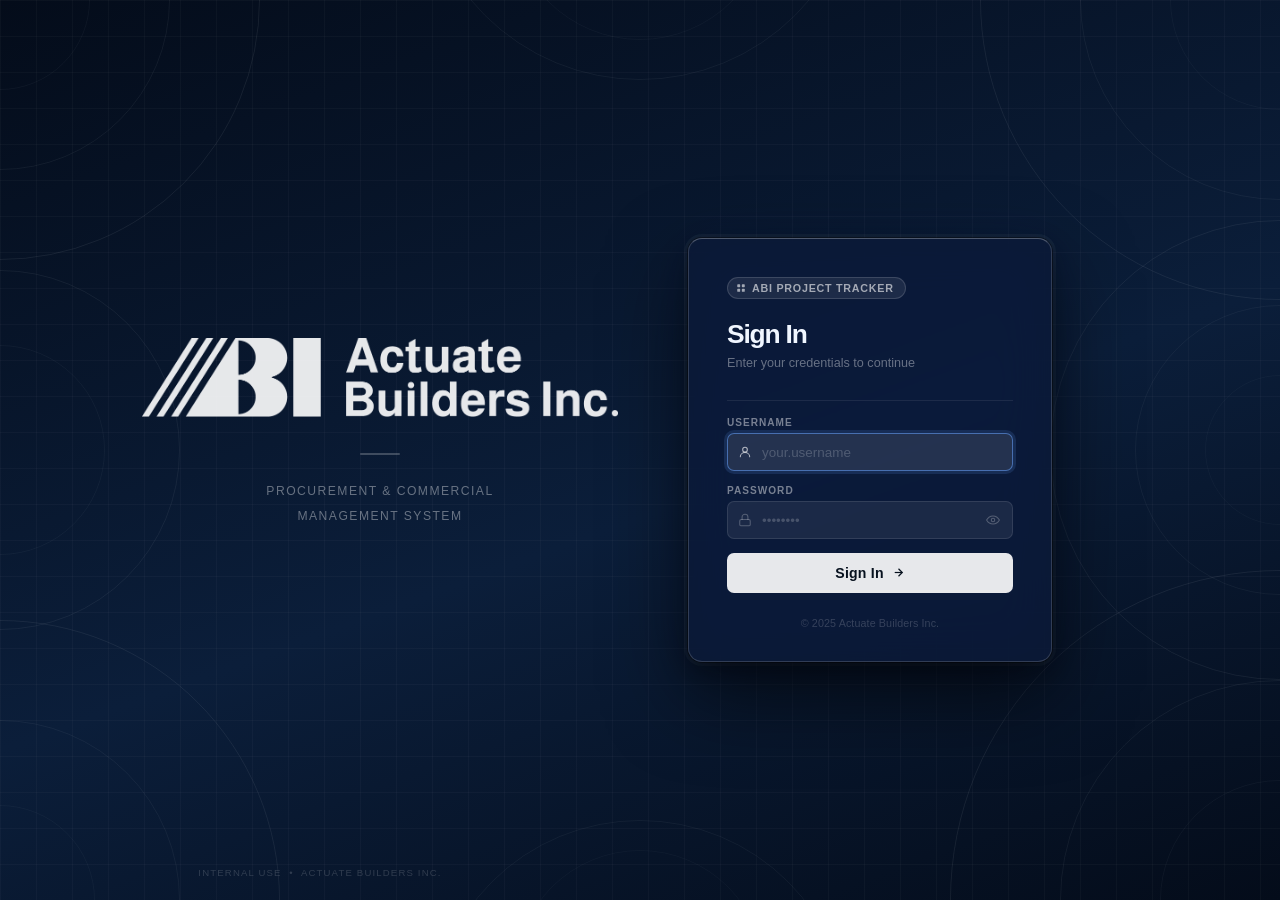
<file: index.html>
<!DOCTYPE html>
<html lang="en">
<head>
  <meta charset="UTF-8" />
  <meta name="viewport" content="width=device-width, initial-scale=1.0" />
  <title>ABI Project Tracker &mdash; Tracker</title>
  <link rel="icon" type="image/png" href="favicon.png" />
  <link rel="stylesheet" href="css/styles.css" />
</head>
<body>

  <!-- ==============================
       HEADER + TEAM NAV
  ============================== -->
  <header class="site-header">
    <div class="header-inner">
      <div class="header-brand">
        <a class="header-logo-link" href="" onclick="location.reload();return false;" title="Refresh page">
          <img class="header-logo" src="Abi-Horizontal-Stack-Full-Color-RGB-1064px_72ppi-removebg-preview.png" alt="Actuate Builders Inc." />
        </a>
        <div class="header-logo-divider"></div>
        <div>
          <div class="header-title" id="proj-name">Loading&hellip;</div>
          <div class="header-subtitle" id="proj-code">Loading&hellip;</div>
        </div>
      </div>
      <div class="header-meta">
        <a href="projects.html" class="nav-link-btn">
          <svg width="13" height="13" viewBox="0 0 24 24" fill="none" stroke="currentColor" stroke-width="2"><rect x="3" y="3" width="7" height="7" rx="1"/><rect x="14" y="3" width="7" height="7" rx="1"/><rect x="3" y="14" width="7" height="7" rx="1"/><rect x="14" y="14" width="7" height="7" rx="1"/></svg>
          All Projects
        </a>
        <a href="#" class="nav-link-btn" id="dashboard-link">
          <svg width="13" height="13" viewBox="0 0 24 24" fill="none" stroke="currentColor" stroke-width="2"><polyline points="22,12 18,12 15,21 9,3 6,12 2,12"/></svg>
          Dashboard
        </a>
        <span class="header-badge">TRACKER</span>
        <span class="current-date" id="current-date"></span>
        <div class="auth-slot" id="auth-slot"></div>
      </div>
    </div>

    <!-- Team Switcher -->
    <div class="team-nav-bar">
      <div class="team-nav-inner">
        <button class="team-btn active" data-team="commercial">
          <svg width="15" height="15" viewBox="0 0 24 24" fill="none" stroke="currentColor" stroke-width="2" stroke-linecap="round" stroke-linejoin="round">
            <path d="M12 20h9"/><path d="M16.5 3.5a2.121 2.121 0 0 1 3 3L7 19l-4 1 1-4L16.5 3.5z"/>
          </svg>
          Commercial
        </button>
        <button class="team-btn" data-team="procurement">
          <svg width="15" height="15" viewBox="0 0 24 24" fill="none" stroke="currentColor" stroke-width="2" stroke-linecap="round" stroke-linejoin="round">
            <path d="M14 2H6a2 2 0 0 0-2 2v16a2 2 0 0 0 2 2h12a2 2 0 0 0 2-2V8z"/>
            <polyline points="14,2 14,8 20,8"/><line x1="9" y1="13" x2="15" y2="13"/>
            <line x1="9" y1="17" x2="12" y2="17"/>
          </svg>
          Procurement Management
        </button>
        <div class="team-divider"></div>
        <span class="team-label" id="team-label-display">Commercial View</span>
      </div>
    </div>
  </header>

  <!-- ==============================
       MAIN CONTENT
  ============================== -->
  <main class="container">

    <!-- Summary Cards: Commercial -->
    <div class="summary-grid" id="cards-commercial">
      <div class="summary-card blue">
        <div class="card-label">Total Budget</div>
        <div class="card-value small" id="stat-budget">—</div>
        <div class="card-sub">Total allocated budget</div>
        <div class="card-icon">
          <svg width="36" height="36" viewBox="0 0 24 24" fill="none" stroke="currentColor" stroke-width="1.5"><rect x="2" y="7" width="20" height="14" rx="2"/><path d="M16 7V5a2 2 0 0 0-4 0v2"/></svg>
        </div>
      </div>
      <div class="summary-card amber">
        <div class="card-label">Running Endorsed Amount</div>
        <div class="card-value small" id="stat-endorsed">—</div>
        <div class="card-sub">Total endorsed (VAT-inc)</div>
        <div class="card-icon">
          <svg width="36" height="36" viewBox="0 0 24 24" fill="none" stroke="currentColor" stroke-width="1.5"><path d="M9 12l2 2 4-4"/><rect x="3" y="3" width="18" height="18" rx="2"/></svg>
        </div>
      </div>
      <div class="summary-card teal">
        <div class="card-label">Savings (Budget vs Endorsed)</div>
        <div class="card-value small" id="stat-savings-comm">—</div>
        <div class="card-sub">Budget less endorsed amount</div>
        <div class="card-icon">
          <svg width="36" height="36" viewBox="0 0 24 24" fill="none" stroke="currentColor" stroke-width="1.5"><polyline points="23,6 13.5,15.5 8.5,10.5 1,18"/><polyline points="17,6 23,6 23,12"/></svg>
        </div>
      </div>
      <div class="summary-card sky" data-filter-tab="all" title="Click to show all items">
        <div class="card-label">Total Items</div>
        <div class="card-value" id="stat-items">—</div>
        <div class="card-sub">Line items in tracker</div>
        <div class="card-icon">
          <svg width="36" height="36" viewBox="0 0 24 24" fill="none" stroke="currentColor" stroke-width="1.5"><line x1="8" y1="6" x2="21" y2="6"/><line x1="8" y1="12" x2="21" y2="12"/><line x1="8" y1="18" x2="21" y2="18"/><line x1="3" y1="6" x2="3.01" y2="6"/><line x1="3" y1="12" x2="3.01" y2="12"/><line x1="3" y1="18" x2="3.01" y2="18"/></svg>
        </div>
      </div>
      <div class="summary-card purple" data-filter-tab="endorsed" title="Click to show endorsed items">
        <div class="card-label">Endorsed Items</div>
        <div class="card-value" id="stat-endorsed-count">—</div>
        <div class="card-sub">Endorsed / For endorsement</div>
        <div class="card-icon">
          <svg width="36" height="36" viewBox="0 0 24 24" fill="none" stroke="currentColor" stroke-width="1.5"><polyline points="20,6 9,17 4,12"/></svg>
        </div>
      </div>
      <div class="summary-card red" data-filter-tab="long-lead" title="Click to show long lead items">
        <div class="card-label">Long Lead Items</div>
        <div class="card-value" id="stat-long-lead">—</div>
        <div class="card-sub">Items flagged as long lead</div>
        <div class="card-icon">
          <svg width="36" height="36" viewBox="0 0 24 24" fill="none" stroke="currentColor" stroke-width="1.5"><circle cx="12" cy="12" r="10"/><polyline points="12,6 12,12 16,14"/></svg>
        </div>
      </div>
    </div>

    <!-- Summary Cards: Procurement -->
    <div class="summary-grid hidden" id="cards-procurement">
      <div class="summary-card green">
        <div class="card-label">Total PO Amount</div>
        <div class="card-value small" id="stat-po">—</div>
        <div class="card-sub">Purchase orders issued</div>
        <div class="card-icon">
          <svg width="36" height="36" viewBox="0 0 24 24" fill="none" stroke="currentColor" stroke-width="1.5"><path d="M14 2H6a2 2 0 0 0-2 2v16a2 2 0 0 0 2 2h12a2 2 0 0 0 2-2V8z"/><polyline points="14,2 14,8 20,8"/></svg>
        </div>
      </div>
      <div class="summary-card orange">
        <div class="card-label">Savings (Endorsed vs PO)</div>
        <div class="card-value small" id="stat-savings">—</div>
        <div class="card-sub">Savings vs endorsed amount</div>
        <div class="card-icon">
          <svg width="36" height="36" viewBox="0 0 24 24" fill="none" stroke="currentColor" stroke-width="1.5"><polyline points="23,6 13.5,15.5 8.5,10.5 1,18"/><polyline points="17,6 23,6 23,12"/></svg>
        </div>
      </div>
      <div class="summary-card sky" data-filter-tab="with-po" title="Click to show items with PO">
        <div class="card-label">Items With PO</div>
        <div class="card-value" id="stat-with-po">—</div>
        <div class="card-sub">Items with purchase orders</div>
        <div class="card-icon">
          <svg width="36" height="36" viewBox="0 0 24 24" fill="none" stroke="currentColor" stroke-width="1.5"><path d="M9 12l2 2 4-4"/><rect x="3" y="3" width="18" height="18" rx="2"/></svg>
        </div>
      </div>
      <div class="summary-card blue">
        <div class="card-label">Total Items</div>
        <div class="card-value" id="stat-items-proc">—</div>
        <div class="card-sub">Line items in tracker</div>
        <div class="card-icon">
          <svg width="36" height="36" viewBox="0 0 24 24" fill="none" stroke="currentColor" stroke-width="1.5"><line x1="8" y1="6" x2="21" y2="6"/><line x1="8" y1="12" x2="21" y2="12"/><line x1="8" y1="18" x2="21" y2="18"/><line x1="3" y1="6" x2="3.01" y2="6"/><line x1="3" y1="12" x2="3.01" y2="12"/><line x1="3" y1="18" x2="3.01" y2="18"/></svg>
        </div>
      </div>
      <div class="summary-card teal">
        <div class="card-label">Total Endorsed Amt</div>
        <div class="card-value small" id="stat-endorsed-proc">—</div>
        <div class="card-sub">Running endorsed amount</div>
        <div class="card-icon">
          <svg width="36" height="36" viewBox="0 0 24 24" fill="none" stroke="currentColor" stroke-width="1.5"><rect x="2" y="7" width="20" height="14" rx="2"/><path d="M16 7V5a2 2 0 0 0-4 0v2"/></svg>
        </div>
      </div>
      <div class="summary-card amber" data-filter-status="pending-inv" title="Click to show pending invoices">
        <div class="card-label">Pending Invoices</div>
        <div class="card-value" id="stat-pending-inv">—</div>
        <div class="card-sub">Items with PO but no invoice</div>
        <div class="card-icon">
          <svg width="36" height="36" viewBox="0 0 24 24" fill="none" stroke="currentColor" stroke-width="1.5"><circle cx="12" cy="12" r="10"/><line x1="12" y1="8" x2="12" y2="12"/><line x1="12" y1="16" x2="12.01" y2="16"/></svg>
        </div>
      </div>
    </div>

    <!-- Toolbar -->
    <div class="toolbar">
      <div class="search-wrap">
        <svg width="14" height="14" viewBox="0 0 24 24" fill="none" stroke="currentColor" stroke-width="2">
          <circle cx="11" cy="11" r="8"/><path d="m21 21-4.35-4.35"/>
        </svg>
        <input
          type="search"
          id="search-input"
          class="search-input"
          placeholder="Search scope, trade, vendor, PO No&hellip;"
          title="Search · press / to focus"
        />
      </div>

      <select id="trade-filter" class="filter-select">
        <option value="">All Trades</option>
      </select>

      <select id="status-filter" class="filter-select">
        <option value="">All Statuses</option>
        <option value="long-lead">Long Lead</option>
        <option value="with-po">With PO</option>
        <option value="endorsed">Endorsed</option>
        <option value="pending">Pending</option>
        <option value="overdue">Overdue</option>
        <option value="due-soon">Due Soon (14 days)</option>
        <option value="pending-inv">Pending Invoice</option>
        <option value="empty">Empty (No Trade)</option>
      </select>

      <div class="toolbar-divider"></div>

      <button class="btn" id="clear-filters">
        <svg width="13" height="13" viewBox="0 0 24 24" fill="none" stroke="currentColor" stroke-width="2"><line x1="18" y1="6" x2="6" y2="18"/><line x1="6" y1="6" x2="18" y2="18"/></svg>
        Clear
      </button>

      <button class="btn btn-primary" id="export-btn">
        <svg width="13" height="13" viewBox="0 0 24 24" fill="none" stroke="currentColor" stroke-width="2"><path d="M21 15v4a2 2 0 0 1-2 2H5a2 2 0 0 1-2-2v-4"/><polyline points="7,10 12,15 17,10"/><line x1="12" y1="15" x2="12" y2="3"/></svg>
        Export Excel
      </button>

      <button class="btn btn-outline" id="import-btn">
        <svg width="13" height="13" viewBox="0 0 24 24" fill="none" stroke="currentColor" stroke-width="2"><path d="M21 15v4a2 2 0 0 1-2 2H5a2 2 0 0 1-2-2v-4"/><polyline points="17,8 12,3 7,8"/><line x1="12" y1="3" x2="12" y2="15"/></svg>
        Import Excel
      </button>

      <button class="btn btn-primary" id="add-item-btn" title="Add Item · press N">
        <svg width="13" height="13" viewBox="0 0 24 24" fill="none" stroke="currentColor" stroke-width="2.5"><line x1="12" y1="5" x2="12" y2="19"/><line x1="5" y1="12" x2="19" y2="12"/></svg>
        Add Item
      </button>

      <span class="result-count" id="result-count">Loading&hellip;</span>
    </div>

    <!-- Table Section -->
    <div class="table-section">
      <div class="table-tabs" id="table-tabs">
        <button class="tab-btn active" data-tab="all">All Items <span class="tab-count" id="tcount-all"></span></button>
        <button class="tab-btn" data-tab="long-lead">
          <span class="status-dot lead" style="width:6px;height:6px;"></span>Long Lead <span class="tab-count" id="tcount-long-lead"></span>
        </button>
        <button class="tab-btn" data-tab="with-po">With PO <span class="tab-count" id="tcount-with-po"></span></button>
        <button class="tab-btn" data-tab="endorsed">Endorsed <span class="tab-count" id="tcount-endorsed"></span></button>
        <button class="tab-btn" data-tab="pending">Pending <span class="tab-count" id="tcount-pending"></span></button>
      </div>

      <div class="table-wrap">
        <table id="main-table">
          <thead id="table-head"></thead>
          <tbody id="items-tbody">
            <tr>
              <td colspan="20" style="text-align:center;padding:3rem;color:var(--text-muted);">
                Loading data&hellip;
              </td>
            </tr>
          </tbody>
        </table>
      </div>

      <div class="pagination-bar" id="pagination-bar" style="display:none"></div>
    </div>

  </main>

  <!-- ==============================
       FOOTER
  ============================== -->
  <footer class="site-footer" id="tracker-footer"></footer>

  <!-- ==============================
       MODAL
  ============================== -->
  <div class="modal-overlay" id="modal-overlay" role="dialog" aria-modal="true" aria-labelledby="modal-title">
    <div class="modal">
      <div class="modal-header">
        <div class="modal-title-wrap">
          <div class="modal-no" id="modal-no">Item #—</div>
          <div class="modal-title" id="modal-title">—</div>
        </div>
        <button class="modal-close" id="modal-close" aria-label="Close">&#x2715;</button>
      </div>
      <div class="modal-body" id="modal-body"></div>
      <div class="modal-footer modal-footer-col">
        <input type="text" id="save-note" class="form-input save-note-input" placeholder="Reason for change (optional — shown in history)…" maxlength="200" autocomplete="off" style="display:none" />
        <div class="modal-footer-btns">
          <button class="btn" id="modal-close-btn">Close</button>
          <button class="btn btn-outline" id="modal-dup-btn" style="display:none" title="Clone this item as a new line item">
            <svg width="13" height="13" viewBox="0 0 24 24" fill="none" stroke="currentColor" stroke-width="2"><rect x="9" y="9" width="13" height="13" rx="2"/><path d="M5 15H4a2 2 0 0 1-2-2V4a2 2 0 0 1 2-2h9a2 2 0 0 1 2 2v1"/></svg>
            Duplicate
          </button>
          <button class="btn btn-primary" id="modal-save-btn">
            <svg width="13" height="13" viewBox="0 0 24 24" fill="none" stroke="currentColor" stroke-width="2.5"><polyline points="20,6 9,17 4,12"/></svg>
            Save Changes
          </button>
        </div>
      </div>
    </div>
  </div>

  <!-- ==============================
       ADD ITEM MODAL
  ============================== -->
  <div class="modal-overlay" id="add-item-overlay" role="dialog" aria-modal="true">
    <div class="modal add-item-modal">

      <div class="modal-header">
        <div class="modal-title-wrap">
          <div class="modal-no">New Line Item</div>
          <div class="modal-title">Add Material / Scope Item</div>
        </div>
        <button class="modal-close" id="ai-close">&#x2715;</button>
      </div>

      <div class="modal-body">
        <form id="add-item-form" novalidate>

          <!-- General -->
          <div class="ai-section">
            <div class="ai-section-title">General</div>
            <div class="form-row two-col">
              <div class="form-group required">
                <label class="form-label" for="ai-trade">Trade</label>
                <input class="form-input" id="ai-trade" type="text" placeholder="e.g. Mechanical Works" />
              </div>
              <div class="form-group">
                <label class="form-label" for="ai-priority">Priority</label>
                <select class="form-input" id="ai-priority">
                  <option value="">— None —</option>
                  <option value="HIGH">High</option>
                  <option value="MEDIUM">Medium</option>
                  <option value="LOW">Low</option>
                </select>
              </div>
            </div>
            <div class="form-row">
              <div class="form-group required">
                <label class="form-label" for="ai-scope">Scope of Works</label>
                <textarea class="form-input form-textarea" id="ai-scope" rows="2" placeholder="Describe the scope of work…"></textarea>
              </div>
            </div>
            <div class="form-row two-col">
              <div class="form-group">
                <label class="form-label" for="ai-budget">Budget Allocation (₱)</label>
                <input class="form-input" id="ai-budget" type="number" step="0.01" min="0" placeholder="0.00" />
              </div>
              <div class="form-group">
                <label class="form-label" for="ai-date-needed">Date Needed On-Site</label>
                <input class="form-input" id="ai-date-needed" type="date" />
              </div>
            </div>
            <div class="form-row two-col">
              <div class="form-group">
                <label class="form-label" for="ai-timeline">Vendor's Timeline</label>
                <input class="form-input" id="ai-timeline" type="text" placeholder="e.g. 12 weeks delivery" />
              </div>
              <div class="form-group ai-checkbox-row">
                <input type="checkbox" id="ai-long-lead" />
                <label for="ai-long-lead">Flag as Long Lead Item</label>
              </div>
            </div>
          </div>

          <!-- Commercial -->
          <div class="ai-section">
            <div class="ai-section-title commercial">Commercial</div>
            <div class="form-row two-col">
              <div class="form-group">
                <label class="form-label" for="ai-endorsed-vendor">Endorsed Vendor / Subcon</label>
                <input class="form-input" id="ai-endorsed-vendor" type="text" />
              </div>
              <div class="form-group">
                <label class="form-label" for="ai-endorsement-date">Endorsement Date</label>
                <input class="form-input" id="ai-endorsement-date" type="date" />
              </div>
            </div>
            <div class="form-row two-col">
              <div class="form-group">
                <label class="form-label" for="ai-endorsed-amount">Endorsed Amount VAT-Inc (₱)</label>
                <input class="form-input" id="ai-endorsed-amount" type="number" step="0.01" min="0" placeholder="0.00" />
              </div>
              <div class="form-group">
                <label class="form-label" for="ai-approved-vendor">Approved Vendor</label>
                <input class="form-input" id="ai-approved-vendor" type="text" />
              </div>
            </div>
          </div>

          <!-- Procurement -->
          <div class="ai-section">
            <div class="ai-section-title procurement">Procurement Management</div>
            <div class="form-row two-col">
              <div class="form-group">
                <label class="form-label" for="ai-awarded-vendor">Awarded Vendor</label>
                <input class="form-input" id="ai-awarded-vendor" type="text" />
              </div>
              <div class="form-group">
                <label class="form-label" for="ai-pr-no">PR / Endorsement No.</label>
                <input class="form-input" id="ai-pr-no" type="text" />
              </div>
            </div>
            <div class="form-row two-col">
              <div class="form-group">
                <label class="form-label" for="ai-negotiated">Negotiated Proposal (₱)</label>
                <input class="form-input" id="ai-negotiated" type="number" step="0.01" min="0" placeholder="0.00" />
              </div>
              <div class="form-group">
                <label class="form-label" for="ai-po-amount">PO Amount (₱)</label>
                <input class="form-input" id="ai-po-amount" type="number" step="0.01" min="0" placeholder="0.00" />
              </div>
            </div>
            <div class="form-row two-col">
              <div class="form-group">
                <label class="form-label" for="ai-po-no">PO No.</label>
                <input class="form-input" id="ai-po-no" type="text" />
              </div>
              <div class="form-group">
                <label class="form-label" for="ai-date-po">Date of PO</label>
                <input class="form-input" id="ai-date-po" type="date" />
              </div>
            </div>
            <div class="form-row two-col">
              <div class="form-group">
                <label class="form-label" for="ai-invoice-no">Invoice No. / DR No.</label>
                <input class="form-input" id="ai-invoice-no" type="text" />
              </div>
              <div class="form-group">
                <label class="form-label" for="ai-invoice-date">Invoice Date</label>
                <input class="form-input" id="ai-invoice-date" type="date" />
              </div>
            </div>
            <div class="form-row two-col">
              <div class="form-group">
                <label class="form-label" for="ai-rfp-no">RFP No.</label>
                <input class="form-input" id="ai-rfp-no" type="text" />
              </div>
              <div class="form-group">
                <label class="form-label" for="ai-rfp-date">RFP Date</label>
                <input class="form-input" id="ai-rfp-date" type="date" />
              </div>
            </div>
            <div class="form-row two-col">
              <div class="form-group">
                <label class="form-label" for="ai-rfp-amount">RFP Amount (₱)</label>
                <input class="form-input" id="ai-rfp-amount" type="number" step="0.01" min="0" placeholder="0.00" />
              </div>
              <div class="form-group">
                <label class="form-label" for="ai-due-date">Due Date</label>
                <input class="form-input" id="ai-due-date" type="date" />
              </div>
            </div>
          </div>

        </form>
      </div>

      <div class="modal-footer">
        <span class="form-error" id="ai-error"></span>
        <button class="btn" id="ai-cancel">Cancel</button>
        <button class="btn btn-primary" id="ai-save">
          <svg width="13" height="13" viewBox="0 0 24 24" fill="none" stroke="currentColor" stroke-width="2.5"><line x1="12" y1="5" x2="12" y2="19"/><line x1="5" y1="12" x2="19" y2="12"/></svg>
          Add Item
        </button>
      </div>

    </div>
  </div>

  <div id="cell-tooltip"></div>

  <!-- BULK ACTION BAR -->
  <div class="bulk-bar" id="bulk-bar">
    <svg width="14" height="14" viewBox="0 0 24 24" fill="none" stroke="currentColor" stroke-width="2.5"><polyline points="9,11 12,14 22,4"/><path d="M21 12v7a2 2 0 0 1-2 2H5a2 2 0 0 1-2-2V5a2 2 0 0 1 2-2h11"/></svg>
    <span id="bulk-count">0 selected</span>
    <div class="bulk-sep"></div>
    <button class="btn bulk-btn" onclick="bulkExport()">
      <svg width="12" height="12" viewBox="0 0 24 24" fill="none" stroke="currentColor" stroke-width="2"><path d="M21 15v4a2 2 0 0 1-2 2H5a2 2 0 0 1-2-2v-4"/><polyline points="7,10 12,15 17,10"/><line x1="12" y1="15" x2="12" y2="3"/></svg>
      Export
    </button>
    <button class="btn bulk-btn bulk-btn-danger" onclick="bulkDelete()">
      <svg width="12" height="12" viewBox="0 0 24 24" fill="none" stroke="currentColor" stroke-width="2"><polyline points="3,6 5,6 21,6"/><path d="M19,6l-1,14a2,2,0,0,1-2,2H8a2,2,0,0,1-2-2L5,6"/><path d="M10,11v6"/><path d="M14,11v6"/></svg>
      Delete
    </button>
    <button class="btn bulk-btn bulk-btn-ghost" onclick="clearSelection()">&#x2715; Deselect</button>
  </div>

  <!-- ==============================
       IMPORT EXCEL MODAL
  ============================== -->
  <div class="modal-overlay" id="import-overlay" role="dialog" aria-modal="true">
    <div class="modal import-modal">

      <div class="modal-header">
        <div class="modal-title-wrap">
          <div class="modal-no">Import Data</div>
          <div class="modal-title">Import from Excel</div>
        </div>
        <button class="modal-close" id="imp-close">&#x2715;</button>
      </div>

      <div class="modal-body" id="imp-modal-body">

        <!-- Step 1: Drop / Browse -->
        <div id="imp-step-upload">
          <div class="imp-dropzone" id="imp-dropzone">
            <svg width="40" height="40" viewBox="0 0 24 24" fill="none" stroke="currentColor" stroke-width="1.5" class="imp-dz-icon"><path d="M21 15v4a2 2 0 0 1-2 2H5a2 2 0 0 1-2-2v-4"/><polyline points="17 8 12 3 7 8"/><line x1="12" y1="3" x2="12" y2="15"/></svg>
            <div class="imp-dz-title">Drop your Excel file here</div>
            <div class="imp-dz-sub" id="imp-dz-sub">or click to browse &nbsp;(.xlsx / .xls)</div>
            <input type="file" id="imp-file-input" accept=".xlsx,.xls" style="display:none" />
          </div>
          <p class="imp-hint">Works with files exported from this tracker, or any Excel spreadsheet using matching column names.</p>
        </div>

        <!-- Step 2: Preview -->
        <div id="imp-step-preview" class="hidden">
          <div class="imp-info-bar" id="imp-info-bar"></div>
          <div class="imp-top-row">
            <div class="imp-sheet-row" id="imp-sheet-row">
              <span class="imp-sheet-label">Sheet:</span>
              <select class="form-input imp-sheet-sel" id="imp-sheet-select"></select>
            </div>
            <button class="btn imp-reselect" id="imp-reselect">&#8592; Choose different file</button>
          </div>
          <div class="imp-preview-wrap">
            <table id="imp-preview-table"></table>
          </div>
          <div class="imp-mode-section">
            <div class="imp-mode-title">Import Mode</div>
            <label class="imp-mode-opt">
              <input type="radio" name="imp-mode" value="merge" checked />
              <div>
                <strong>Merge</strong>
                <span>Update existing items (matched by item #), add any new ones</span>
              </div>
            </label>
            <label class="imp-mode-opt">
              <input type="radio" name="imp-mode" value="add-only" />
              <div>
                <strong>Add New Items Only</strong>
                <span>Skip rows that already exist in the tracker; only insert new ones</span>
              </div>
            </label>
          </div>
        </div>

        <!-- Step 3: Progress -->
        <div id="imp-step-progress" class="hidden">
          <div class="imp-progress-text" id="imp-progress-text">Importing items&hellip;</div>
          <div class="imp-progress-bar">
            <div class="imp-progress-fill" id="imp-progress-fill" style="width:0%"></div>
          </div>
          <div class="imp-progress-sub" id="imp-progress-sub"></div>
        </div>

      </div>

      <div class="modal-footer">
        <span class="form-error" id="imp-error"></span>
        <button class="btn" id="imp-cancel">Cancel</button>
        <button class="btn btn-primary" id="imp-action" disabled>Select a file first</button>
      </div>

    </div>
  </div>

  <!-- HISTORY MODAL -->
  <div class="modal-overlay" id="history-overlay" role="dialog" aria-modal="true">
    <div class="modal history-modal">
      <div class="modal-header">
        <div class="modal-title-wrap">
          <div class="modal-no">Change History</div>
          <div class="modal-title" id="history-title">—</div>
        </div>
        <button class="modal-close" id="history-close" aria-label="Close">&#x2715;</button>
      </div>
      <div class="modal-body" id="history-body"></div>
      <div class="modal-footer">
        <button class="btn" id="history-close-btn">Close</button>
      </div>
    </div>
  </div>

  <script src="js/exceljs.min.js"></script>
  <script src="js/backend.js"></script>
  <script src="js/auth.js"></script>
  <script src="js/store.js"></script>
  <script src="js/app.js"></script>
</body>
</html>
</file>
<file: css/styles.css>
@import url('https://fonts.googleapis.com/css2?family=Inter:wght@400;500;600;700;800&display=swap');

/* ==============================
   RESET & BASE
============================== */
*, *::before, *::after { box-sizing: border-box; margin: 0; padding: 0; }

:root {
  --primary: #1a3a5c;
  --primary-light: #2563a8;
  --accent: #f59e0b;
  --accent-dark: #d97706;
  --success: #16a34a;
  --danger: #dc2626;
  --warning: #ea580c;
  --info: #0284c7;
  --teal: #0d9488;
  --bg: #f1f5f9;
  --surface: #ffffff;
  --surface-2: #f4f7fa;
  --border: #c8d2dc;
  --text: #0f1e30;
  --text-muted: #445567;
  --text-light: #62778f;
  --shadow-sm: 0 1px 3px rgba(0,0,0,.07), 0 1px 2px rgba(0,0,0,.04);
  --shadow: 0 4px 12px -1px rgba(0,0,0,.1), 0 2px 6px -1px rgba(0,0,0,.06);
  --shadow-lg: 0 12px 24px -4px rgba(0,0,0,.12), 0 4px 8px -2px rgba(0,0,0,.06);
  --radius: 8px;
  --radius-lg: 12px;
  --radius-xl: 16px;
  --font: 'Inter', 'Segoe UI', system-ui, -apple-system, sans-serif;
  /* Team colours */
  --comm: #93c5fd;
  --proc: #6ee7b7;
  /* Easing & timing */
  --ease-out: cubic-bezier(0.16, 1, 0.3, 1);
  --ease-in:  cubic-bezier(0.4, 0, 1, 1);
  --ease:     cubic-bezier(0.4, 0, 0.2, 1);
}

html { font-size: 14px; scroll-behavior: smooth; -webkit-font-smoothing: antialiased; }
body { font-family: var(--font); background: var(--bg); color: var(--text); min-height: 100vh; letter-spacing: -0.005em; }

/* ==============================
   HEADER
============================== */
.site-header {
  background: linear-gradient(135deg, #0e2641 0%, #112f50 55%, #0b1f38 100%);
  color: #fff;
  padding: 0 1.5rem;
  position: sticky;
  top: 0;
  z-index: 100;
  box-shadow: 0 2px 20px rgba(0,0,0,.25);
  border-bottom: 1px solid rgba(255,255,255,.05);
}

.header-inner {
  display: flex;
  align-items: center;
  justify-content: space-between;
  height: 50px;
  max-width: 1600px;
  margin: 0 auto;
}

/* ==============================
   TEAM NAV BAR
============================== */
.team-nav-bar {
  border-top: 1px solid rgba(255,255,255,.08);
  background: transparent;
}

.team-nav-inner {
  max-width: 1600px;
  margin: 0 auto;
  padding: 0 1.5rem;
  display: flex;
  align-items: center;
  gap: 2px;
}

.team-btn {
  display: inline-flex;
  align-items: center;
  gap: 6px;
  padding: 7px 16px;
  font-family: var(--font);
  font-size: 0.82rem;
  font-weight: 600;
  color: rgba(255,255,255,.75);
  background: none;
  border: none;
  border-bottom: 3px solid transparent;
  margin-bottom: -1px;
  cursor: pointer;
  transition: color .28s var(--ease), border-color .28s var(--ease), background .28s var(--ease);
  white-space: nowrap;
  letter-spacing: 0.01em;
}

.team-btn:hover {
  color: rgba(255,255,255,.97);
  background: rgba(255,255,255,.06);
}

.team-btn.active[data-team="commercial"] {
  color: var(--comm);
  border-bottom-color: var(--comm);
}

.team-btn.active[data-team="procurement"] {
  color: var(--proc);
  border-bottom-color: var(--proc);
}

.team-divider {
  width: 1px;
  height: 18px;
  background: rgba(255,255,255,.15);
  margin: 0 12px;
}

.team-label {
  font-size: 0.7rem;
  color: rgba(255,255,255,.62);
  letter-spacing: 0.05em;
  text-transform: uppercase;
  font-weight: 500;
}

.header-brand {
  display: flex;
  align-items: center;
  gap: 0;
}

/* ABI logo link */
.header-logo-link {
  display: flex;
  align-items: center;
  line-height: 0;
  border-radius: 4px;
  transition: opacity .15s;
}
.header-logo-link:hover { opacity: .8; }

/* ABI logo */
.header-logo {
  height: 30px;
  width: auto;
  filter: brightness(0) invert(1);
  opacity: 0.92;
  flex-shrink: 0;
}

.header-logo-divider {
  width: 1px;
  height: 28px;
  background: rgba(255,255,255,.18);
  margin: 0 16px;
  flex-shrink: 0;
}

.header-title {
  font-size: 1.05rem;
  font-weight: 700;
  letter-spacing: -0.02em;
  color: #fff;
  line-height: 1.2;
}

.header-subtitle {
  font-size: 0.7rem;
  color: rgba(147,197,253,.96);
  margin-top: 2px;
  letter-spacing: 0.01em;
}

.header-meta {
  display: flex;
  align-items: center;
  gap: 16px;
}

.header-badge {
  background: rgba(255,255,255,.1);
  border: 1px solid rgba(255,255,255,.18);
  border-radius: 20px;
  padding: 3px 11px;
  font-size: 0.67rem;
  color: rgba(224,242,254,.97);
  font-weight: 600;
  letter-spacing: 0.06em;
  text-transform: uppercase;
}

.current-date {
  font-size: 0.7rem;
  color: rgba(147,197,253,.9);
  font-weight: 400;
}

.nav-link-btn {
  display: inline-flex;
  align-items: center;
  gap: 6px;
  padding: 6px 14px;
  background: rgba(255,255,255,.09);
  border: 1px solid rgba(255,255,255,.15);
  border-radius: 8px;
  color: rgba(224,242,254,.97);
  font-size: 0.73rem;
  font-weight: 500;
  text-decoration: none;
  transition: background .22s var(--ease), border-color .22s var(--ease), color .22s var(--ease), box-shadow .22s var(--ease);
  font-family: var(--font);
  letter-spacing: 0;
}
.nav-link-btn:hover {
  background: rgba(255,255,255,.17);
  border-color: rgba(255,255,255,.28);
  color: #fff;
  box-shadow: 0 2px 10px rgba(0,0,0,.2);
}

/* ==============================
   LAYOUT
============================== */
.container {
  max-width: 1600px;
  margin: 0 auto;
  padding: 0.75rem 1.5rem 0.5rem;
}

/* ==============================
   SUMMARY CARDS
============================== */
.summary-grid {
  display: grid;
  grid-template-columns: repeat(6, minmax(0, 1fr));
  gap: 0.375rem;
  margin-bottom: 0.625rem;
}

.summary-card {
  background: var(--surface);
  border-radius: 6px;
  padding: 0.625rem 0.875rem 0.625rem 0.875rem;
  box-shadow: 0 1px 3px rgba(0,0,0,.07);
  border: 1px solid var(--border);
  border-left: 3px solid transparent;
  position: relative;
  overflow: hidden;
  transition: box-shadow .28s var(--ease-out), transform .28s var(--ease-out), border-color .28s;
}

.summary-card:hover {
  box-shadow: 0 8px 24px rgba(0,0,0,.12);
  transform: translateY(-2px);
}

/* Cards fade+slide in on page load */
.summary-grid { animation: gridFadeIn .4s var(--ease-out) both; }
@keyframes gridFadeIn {
  from { opacity: 0; transform: translateY(6px); }
  to   { opacity: 1; transform: translateY(0);   }
}

.summary-card::before { display: none; }

.summary-card.blue   { border-left-color: var(--primary-light); }
.summary-card.amber  { border-left-color: var(--accent); }
.summary-card.green  { border-left-color: var(--success); }
.summary-card.orange { border-left-color: var(--warning); }
.summary-card.sky    { border-left-color: var(--info); }
.summary-card.purple { border-left-color: #7c3aed; }
.summary-card.teal   { border-left-color: var(--teal); }
.summary-card.red    { border-left-color: var(--danger); }

.hidden { display: none !important; }

.card-label {
  font-size: 0.65rem;
  font-weight: 700;
  text-transform: uppercase;
  letter-spacing: 0.07em;
  color: var(--text-muted);
  margin-bottom: 3px;
}

.card-value {
  font-size: 1.3rem;
  font-weight: 800;
  color: var(--text);
  line-height: 1;
  letter-spacing: -0.025em;
}

.card-value.small { font-size: 1.05rem; letter-spacing: -0.02em; }

.card-sub {
  font-size: 0.63rem;
  color: var(--text-light);
  margin-top: 3px;
}

.card-icon {
  position: absolute;
  right: 0.75rem;
  top: 50%;
  transform: translateY(-50%);
  font-size: 2rem;
  opacity: 0.04;
  color: var(--primary);
}

/* ==============================
   TOOLBAR
============================== */
.toolbar {
  background: var(--surface);
  border: 1px solid var(--border);
  border-radius: var(--radius);
  padding: .5rem .875rem;
  display: flex;
  flex-wrap: wrap;
  gap: .4rem;
  align-items: center;
  margin-bottom: 0.625rem;
  box-shadow: var(--shadow-sm);
}

.search-wrap {
  position: relative;
  flex: 1;
  min-width: 200px;
}

.search-wrap svg {
  position: absolute;
  left: 10px;
  top: 50%;
  transform: translateY(-50%);
  color: var(--text-muted);
  pointer-events: none;
}

.search-input {
  width: 100%;
  padding: 6px 10px 6px 30px;
  border: 1.5px solid var(--border);
  border-radius: var(--radius);
  font-family: var(--font);
  font-size: 0.85rem;
  color: var(--text);
  background: var(--surface-2);
  transition: border-color .22s var(--ease), box-shadow .28s var(--ease-out), background .22s;
  outline: none;
}

.search-input:focus {
  border-color: var(--primary-light);
  box-shadow: 0 0 0 3px rgba(37,99,168,.14);
  background: #fff;
}

.filter-select {
  padding: 6px 28px 6px 10px;
  border: 1.5px solid var(--border);
  border-radius: var(--radius);
  font-family: var(--font);
  font-size: 0.85rem;
  color: var(--text);
  background: var(--surface-2);
  cursor: pointer;
  outline: none;
  appearance: none;
  background-image: url("data:image/svg+xml,%3Csvg xmlns='http://www.w3.org/2000/svg' width='12' height='12' viewBox='0 0 24 24' fill='none' stroke='%2364748b' stroke-width='2'%3E%3Cpath d='M6 9l6 6 6-6'/%3E%3C/svg%3E");
  background-repeat: no-repeat;
  background-position: right 10px center;
  transition: border-color .15s;
  min-width: 170px;
}

.filter-select:focus { border-color: var(--primary-light); }

.toolbar-divider {
  width: 1px;
  height: 28px;
  background: var(--border);
}

.btn {
  display: inline-flex;
  align-items: center;
  gap: 5px;
  padding: 5px 11px;
  border: 1px solid var(--border);
  border-radius: var(--radius);
  font-family: var(--font);
  font-size: 0.8rem;
  font-weight: 500;
  cursor: pointer;
  transition: background .22s var(--ease-out), border-color .22s, box-shadow .22s var(--ease-out), transform .18s var(--ease-out), color .22s;
  background: var(--surface);
  color: var(--text);
  text-decoration: none;
  white-space: nowrap;
  letter-spacing: -0.005em;
}

.btn:hover { background: var(--surface-2); border-color: #c8d4e0; transform: translateY(-1px); box-shadow: 0 2px 6px rgba(0,0,0,.07); }
.btn:active { transform: scale(.97) translateY(0); box-shadow: none; transition-duration: .08s; }
.btn-primary { background: var(--primary); color: #fff; border-color: var(--primary); }
.btn-primary:hover { background: var(--primary-light); border-color: var(--primary-light); box-shadow: 0 4px 14px rgba(37,99,168,.38); }

.result-count {
  margin-left: auto;
  font-size: 0.75rem;
  color: var(--text-muted);
  white-space: nowrap;
}

/* ==============================
   TABLE SECTION
============================== */
.table-section {
  background: var(--surface);
  border: 1px solid var(--border);
  border-radius: var(--radius-lg);
  box-shadow: var(--shadow-sm);
  overflow: hidden;
  margin-bottom: 0;
}

.table-tabs {
  display: flex;
  border-bottom: 1px solid var(--border);
  background: linear-gradient(to bottom, #f7f9fc, #f1f5f9);
  padding: 0 0.625rem;
  gap: 2px;
}

.tab-btn {
  padding: 7px 12px;
  font-size: 0.76rem;
  font-weight: 600;
  color: var(--text-muted);
  cursor: pointer;
  border: none;
  background: none;
  border-bottom: 2px solid transparent;
  margin-bottom: -1px;
  transition: color .22s var(--ease), border-color .22s var(--ease), background .22s var(--ease);
  font-family: var(--font);
  white-space: nowrap;
  letter-spacing: 0.01em;
  border-radius: 6px 6px 0 0;
}

.tab-btn:hover { color: var(--text); background: rgba(0,0,0,.04); }
.tab-btn.active { color: var(--primary-light); border-bottom-color: var(--primary-light); font-weight: 700; background: rgba(37,99,168,.05); }

.table-wrap {
  overflow-x: auto;
}

table {
  width: 100%;
  border-collapse: collapse;
  font-size: 0.82rem;
}

thead th {
  background: linear-gradient(to bottom, #e4ebf4 0%, #d9e3ee 100%);
  color: var(--text-muted);
  font-size: 0.68rem;
  font-weight: 700;
  text-transform: uppercase;
  letter-spacing: 0.07em;
  padding: 7px 10px;
  text-align: center;
  border-bottom: 2px solid var(--border);
  white-space: nowrap;
  position: sticky;
  top: 0;
  z-index: 2;
  cursor: pointer;
  user-select: none;
  transition: background .22s var(--ease), color .22s var(--ease);
}

thead th:hover { background: linear-gradient(to bottom, #d9e1ec 0%, #cdd6e4 100%); color: var(--text); }
thead th .sort-icon { margin-left: 4px; opacity: 0.52; font-size: 10px; transition: opacity .2s, color .2s, transform .2s var(--ease-out); }
thead th.sort-asc  .sort-icon { opacity: 1; color: var(--primary-light); transform: translateY(-1px); }
thead th.sort-desc .sort-icon { opacity: 1; color: var(--primary-light); transform: translateY(1px); }

tbody tr {
  border-bottom: 1px solid #dde4ee;
  transition: background .22s var(--ease);
  cursor: pointer;
}

tbody tr:nth-child(even) { background: #eef3f9; }
tbody tr:hover { background: #f0f6ff !important; }
tbody tr:last-child { border-bottom: none; }
tbody tr.long-lead { background: #fffcf0 !important; }
tbody tr.long-lead:nth-child(even) { background: #fffae8 !important; }
tbody tr.long-lead:hover { background: #fef6d6 !important; }
tbody tr.highlighted { background: #edf5ff !important; }

td {
  padding: 7px 10px;
  vertical-align: middle;
  text-align: center;
  color: var(--text);
  max-width: 280px;
  overflow: hidden;
  white-space: nowrap;
}

/* Cell overflow tooltip */
#cell-tooltip {
  position: fixed;
  display: none;
  background: #1a2540;
  color: #f1f5f9;
  padding: 7px 12px;
  border-radius: 7px;
  font-size: 0.8rem;
  font-family: var(--font);
  line-height: 1.5;
  max-width: 360px;
  white-space: normal;
  word-break: break-word;
  pointer-events: none;
  z-index: 9999;
  box-shadow: 0 6px 20px rgba(0,0,0,.3);
  border: 1px solid rgba(255,255,255,.1);
}

td.num { color: var(--text); font-weight: 700; text-align: center; }
td.amount { font-variant-numeric: tabular-nums; text-align: center; font-weight: 500; }
td.amount.negative { color: var(--danger); }
td.amount.positive { color: var(--success); }

.trade-tag {
  display: inline-block;
  padding: 2px 8px;
  border-radius: 20px;
  font-size: 0.68rem;
  font-weight: 600;
  background: #e0e7ff;
  color: #3730a3;
  white-space: nowrap;
}

.trade-tag.prelim  { background: #e0f2fe; color: #0369a1; }
.trade-tag.civil   { background: #dcfce7; color: #166534; }
.trade-tag.mech    { background: #fef3c7; color: #92400e; }
.trade-tag.fire    { background: #fee2e2; color: #991b1b; }
.trade-tag.elec    { background: #ede9fe; color: #5b21b6; }
.trade-tag.join    { background: #fce7f3; color: #9d174d; }
.trade-tag.sign    { background: #e0f2fe; color: #0369a1; }
.trade-tag.aux     { background: #d1fae5; color: #065f46; }

.priority-badge {
  display: inline-block;
  padding: 2px 8px;
  border-radius: 4px;
  font-size: 0.68rem;
  font-weight: 700;
  text-transform: uppercase;
  letter-spacing: 0.05em;
}

.priority-badge.high   { background: #fee2e2; color: #b91c1c; }
.priority-badge.medium { background: #fef3c7; color: #b45309; }
.priority-badge.low    { background: #d1fae5; color: #065f46; }

.status-dot {
  width: 8px;
  height: 8px;
  border-radius: 50%;
  display: inline-block;
  margin-right: 6px;
}

.status-dot.lead  { background: var(--accent); box-shadow: 0 0 0 3px rgba(245,158,11,.2); }
.status-dot.empty { background: #cbd5e1; }

.long-lead-tag {
  display: inline-flex;
  align-items: center;
  gap: 4px;
  padding: 2px 8px;
  border-radius: 4px;
  background: #fef3c7;
  color: #92400e;
  font-size: 0.68rem;
  font-weight: 700;
  border: 1px solid #fde68a;
  white-space: nowrap;
}

.po-tag {
  display: inline-flex;
  align-items: center;
  gap: 4px;
  padding: 2px 8px;
  border-radius: 4px;
  background: #dcfce7;
  color: #166534;
  font-size: 0.68rem;
  font-weight: 700;
  border: 1px solid #bbf7d0;
}

.empty-tag {
  color: var(--text-light);
  font-size: 0.75rem;
}

.endorsed-tag {
  display: inline-flex;
  align-items: center;
  padding: 2px 8px;
  border-radius: 4px;
  background: #dbeafe;
  color: #1d4ed8;
  font-size: 0.68rem;
  font-weight: 700;
  border: 1px solid #bfdbfe;
}

.scope-text {
  display: block;
  white-space: nowrap;
  overflow: hidden;
  text-overflow: ellipsis;
  max-width: 100%;
  text-align: left;
}

.timeline-text {
  display: block;
  white-space: nowrap;
  overflow: hidden;
  text-overflow: ellipsis;
  max-width: 100%;
  text-align: left;
  font-size: 0.82rem;
  color: var(--text-muted);
}

td.td-amt {
  font-variant-numeric: tabular-nums;
  text-align: center;
  font-weight: 500;
  white-space: nowrap;
}

span.amount { font-variant-numeric: tabular-nums; }
span.amount.negative { color: var(--danger); font-weight: 600; }
span.amount.positive { color: var(--success); font-weight: 600; }


/* Modal section tags */
.modal-section-tag {
  display: flex;
  align-items: center;
  gap: 8px;
}

.modal-section-tag::before {
  content: '';
  display: inline-block;
  width: 10px;
  height: 10px;
  border-radius: 50%;
  flex-shrink: 0;
}

.modal-section-tag.commercial::before { background: var(--comm); }
.modal-section-tag.procurement::before { background: var(--proc); }

.no-results {
  text-align: center;
  padding: 4rem 2rem;
  color: var(--text-muted);
}

.no-results svg { opacity: 0.3; margin-bottom: 12px; }
.no-results p { font-size: 0.9rem; }

/* ==============================
   MODAL
============================== */
.modal-overlay {
  position: fixed;
  inset: 0;
  background: rgba(10,18,35,.6);
  backdrop-filter: blur(2px);
  -webkit-backdrop-filter: blur(2px);
  z-index: 200;
  display: flex;
  align-items: center;
  justify-content: center;
  padding: 1.5rem;
  opacity: 0;
  pointer-events: none;
  transition: opacity .28s var(--ease);
}

.modal-overlay.open {
  opacity: 1;
  pointer-events: all;
}

/* Exit state: slide down, fade out, shrink slightly */
.modal {
  background: var(--surface);
  border-radius: var(--radius-xl);
  width: 100%;
  max-width: 820px;
  max-height: 90vh;
  display: flex;
  flex-direction: column;
  box-shadow: 0 28px 60px rgba(0,0,0,.3), 0 0 0 1px rgba(255,255,255,.05);
  opacity: 0;
  transform: translateY(18px) scale(.97);
  transition: transform .2s var(--ease-in), opacity .2s var(--ease-in);
}

/* Entry state: spring up, fade in */
.modal-overlay.open .modal {
  opacity: 1;
  transform: translateY(0) scale(1);
  transition: transform .42s var(--ease-out), opacity .3s var(--ease-out);
}

.modal-header {
  display: flex;
  align-items: flex-start;
  justify-content: space-between;
  padding: 1rem 1.375rem 0.875rem;
  border-bottom: 1px solid var(--border);
  gap: 0.75rem;
}

.modal-title-wrap {}
.modal-no {
  font-size: 0.72rem;
  font-weight: 700;
  color: var(--text-muted);
  text-transform: uppercase;
  letter-spacing: 0.07em;
  margin-bottom: 4px;
}

.modal-title {
  font-size: 1.1rem;
  font-weight: 700;
  color: var(--text);
  line-height: 1.3;
}

.modal-close {
  width: 32px;
  height: 32px;
  border-radius: 8px;
  border: 1px solid var(--border);
  background: none;
  cursor: pointer;
  display: flex;
  align-items: center;
  justify-content: center;
  color: var(--text-muted);
  font-size: 1.1rem;
  flex-shrink: 0;
  transition: background .22s var(--ease), color .22s var(--ease), transform .22s var(--ease-out), border-color .22s;
}

.modal-close:hover { background: var(--surface-2); color: var(--text); transform: rotate(90deg); border-color: #c8d4e0; }

.modal-body {
  overflow-y: auto;
  padding: 1rem 1.375rem;
  flex: 1;
}

.modal-section {
  margin-bottom: 1rem;
}

.modal-section-title {
  font-size: 0.68rem;
  font-weight: 700;
  text-transform: uppercase;
  letter-spacing: 0.08em;
  color: var(--text-muted);
  margin-bottom: 7px;
  padding-bottom: 5px;
  border-bottom: 1px solid var(--border);
}

.detail-grid {
  display: grid;
  grid-template-columns: repeat(auto-fit, minmax(200px, 1fr));
  gap: 7px;
}

.detail-item {}
.detail-label {
  font-size: 0.68rem;
  font-weight: 600;
  color: var(--text-muted);
  text-transform: uppercase;
  letter-spacing: 0.05em;
  margin-bottom: 3px;
}

.detail-value {
  font-size: 0.85rem;
  color: var(--text);
  font-weight: 500;
}

.detail-value.amount { color: var(--primary-light); font-weight: 700; }
.detail-value.negative { color: var(--danger); font-weight: 700; }
.detail-value.positive { color: var(--success); font-weight: 700; }
.detail-value.empty { color: var(--text-light); font-style: italic; font-weight: 400; }

.modal-footer {
  padding: 0.625rem 1.375rem;
  border-top: 1px solid var(--border);
  display: flex;
  justify-content: flex-end;
  gap: 6px;
}

/* ==============================
   SHARED FORM UTILITIES
   (used by add-item modal in index.html)
============================== */
.form-row { margin-bottom: 0.625rem; }
.form-row.two-col { display: grid; grid-template-columns: 1fr 1fr; gap: 0.75rem; }
.form-group { display: flex; flex-direction: column; gap: 4px; }
.form-group.required .form-label::after { content: ' *'; color: var(--danger); }
.form-label {
  font-size: 0.68rem;
  font-weight: 700;
  color: var(--text-muted);
  text-transform: uppercase;
  letter-spacing: .05em;
}
.form-input {
  width: 100%;
  padding: 6px 10px;
  border: 1.5px solid var(--border);
  border-radius: var(--radius);
  font-family: var(--font);
  font-size: 0.875rem;
  color: var(--text);
  background: var(--surface-2);
  outline: none;
  transition: border-color .22s var(--ease), box-shadow .28s var(--ease-out), background .22s;
  box-sizing: border-box;
}
.form-input:focus { border-color: var(--primary-light); box-shadow: 0 0 0 3px rgba(37,99,168,.14); background: #fff; }
.form-input:disabled,
.form-input[readonly] {
  background: #f1f5f9;
  color: #64748b;
  cursor: default;
  border-color: #e2e8f0;
  box-shadow: none;
}
.form-textarea { resize: vertical; min-height: 72px; }
.form-error { font-size: 0.75rem; color: var(--danger); font-weight: 600; margin-right: auto; }

/* View-only mode for the edit modal (viewers) */
.form-view-only {
  pointer-events: none;
  user-select: text;
}
.modal-view-banner {
  display: flex;
  align-items: center;
  gap: 10px;
  background: #fffbeb;
  border: 1.5px solid #f59e0b;
  border-left: 4px solid #f59e0b;
  border-radius: 8px;
  padding: 11px 14px;
  margin-bottom: 18px;
  font-size: .82rem;
  color: #92400e;
  font-weight: 600;
  letter-spacing: .005em;
}
.modal-view-banner svg { flex-shrink: 0; color: #d97706; width: 15px; height: 15px; }

/* Add-item modal section dividers */
.ai-section { margin-bottom: 1rem; padding-bottom: 1rem; border-bottom: 1px solid var(--border); }
.ai-section:last-child { border-bottom: none; margin-bottom: 0; padding-bottom: 0; }
.ai-section-title {
  font-size: 0.65rem;
  font-weight: 700;
  text-transform: uppercase;
  letter-spacing: .08em;
  color: var(--text-muted);
  margin-bottom: 0.75rem;
  display: flex;
  align-items: center;
  gap: 6px;
}
.ai-section-title::before {
  content: '';
  display: inline-block;
  width: 7px;
  height: 7px;
  border-radius: 50%;
  background: var(--border);
  flex-shrink: 0;
}
.ai-section-title.commercial::before { background: var(--comm); }
.ai-section-title.procurement::before { background: var(--proc); }

.add-item-modal { max-width: 680px; }
.ai-checkbox-row {
  display: flex;
  align-items: center;
  gap: 8px;
  padding-top: 1.5rem;
}
.ai-checkbox-row input[type="checkbox"] {
  width: 15px;
  height: 15px;
  accent-color: var(--primary-light);
  cursor: pointer;
  flex-shrink: 0;
}
.ai-checkbox-row label {
  font-size: 0.8rem;
  color: var(--text-muted);
  cursor: pointer;
  margin: 0;
}

/* ==============================
   IMPORT EXCEL MODAL
============================== */
.import-modal { max-width: 660px; }

/* Outline button variant (Import Excel) */
.btn-outline {
  background: transparent;
  color: var(--primary-light);
  border: 1.5px solid var(--primary-light);
}
.btn-outline:hover {
  background: #eff6ff;
  border-color: var(--primary);
  color: var(--primary);
  box-shadow: 0 4px 14px rgba(37,99,168,.18);
}

/* Drop zone */
.imp-dropzone {
  border: 2px dashed var(--border);
  border-radius: var(--radius-lg);
  padding: 2.5rem 2rem 2rem;
  text-align: center;
  cursor: pointer;
  transition: border-color .28s var(--ease), background .28s var(--ease);
  user-select: none;
}
.imp-dropzone:hover, .imp-dropzone.drag-over {
  border-color: var(--primary-light);
  background: #eff6ff;
}
.imp-dz-icon {
  color: var(--text-light);
  margin-bottom: 0.75rem;
  transition: transform .32s var(--ease-out), color .28s var(--ease);
}
.imp-dropzone:hover .imp-dz-icon,
.imp-dropzone.drag-over .imp-dz-icon {
  transform: scale(1.15) translateY(-3px);
  color: var(--primary-light);
}
.imp-dz-title { font-weight: 700; font-size: 0.95rem; color: var(--text); }
.imp-dz-sub { font-size: 0.8rem; color: var(--text-muted); margin-top: 0.3rem; }
.imp-hint {
  font-size: 0.75rem;
  color: var(--text-light);
  text-align: center;
  margin-top: 0.9rem;
  line-height: 1.5;
}

/* Info bar */
.imp-info-bar {
  background: #f0fdf4;
  border: 1px solid #86efac;
  border-radius: var(--radius);
  padding: 0.65rem 1rem;
  margin-bottom: 0.9rem;
  font-size: 0.82rem;
  color: #166534;
  line-height: 1.5;
}
.imp-unmapped { color: #92400e; }

/* Sheet row + top action row */
.imp-top-row {
  display: flex;
  align-items: center;
  gap: 0.6rem;
  margin-bottom: 0.9rem;
  flex-wrap: wrap;
}
.imp-sheet-row {
  display: flex;
  align-items: center;
  gap: 0.6rem;
  flex: 1;
}
.imp-sheet-label { font-size: 0.8rem; font-weight: 600; color: var(--text-muted); white-space: nowrap; }
.imp-sheet-sel { max-width: 260px; padding: 5px 10px; font-size: 0.82rem; }
.imp-reselect {
  margin-left: auto;
  flex-shrink: 0;
  font-size: 0.78rem;
  color: var(--text-muted);
  background: none;
  border: 1px solid var(--border);
  padding: 4px 10px;
  cursor: pointer;
  border-radius: var(--radius);
}
.imp-reselect { transition: background .22s var(--ease), color .22s var(--ease), border-color .22s; }
.imp-reselect:hover { background: var(--surface-2); color: var(--text); border-color: #c8d4e0; }

/* Preview table */
.imp-preview-wrap {
  border: 1px solid var(--border);
  border-radius: var(--radius);
  overflow: auto;
  max-height: 190px;
  margin-bottom: 1rem;
}
.imp-preview-wrap table {
  width: 100%;
  border-collapse: collapse;
  font-size: 0.76rem;
  white-space: nowrap;
}
.imp-preview-wrap thead th {
  background: var(--surface-2);
  padding: 6px 10px;
  font-weight: 700;
  color: var(--text-muted);
  border-bottom: 1px solid var(--border);
  position: sticky;
  top: 0;
}
.imp-preview-wrap tbody td {
  padding: 5px 10px;
  border-bottom: 1px solid #f1f5f9;
  color: var(--text);
}
.imp-preview-wrap tbody tr:last-child td { border-bottom: none; }
.imp-empty { color: var(--text-light); }

/* Import mode selector */
.imp-mode-section { margin-top: 0.25rem; }
.imp-mode-title {
  font-size: 0.68rem;
  font-weight: 700;
  text-transform: uppercase;
  letter-spacing: .07em;
  color: var(--text-muted);
  margin-bottom: 0.5rem;
}
.imp-mode-opt {
  display: flex;
  align-items: flex-start;
  gap: 0.7rem;
  padding: 0.7rem 0.875rem;
  border: 1.5px solid var(--border);
  border-radius: var(--radius);
  cursor: pointer;
  margin-bottom: 0.4rem;
  transition: border-color .22s var(--ease), background .22s var(--ease), box-shadow .22s var(--ease-out), transform .22s var(--ease-out);
}
.imp-mode-opt:hover {
  transform: translateY(-1px);
  box-shadow: 0 3px 10px rgba(0,0,0,.07);
}
.imp-mode-opt:has(input:checked) {
  border-color: var(--primary-light);
  background: #eff6ff;
  box-shadow: 0 0 0 3px rgba(37,99,168,.08);
}
.imp-mode-opt input { margin-top: 2px; flex-shrink: 0; accent-color: var(--primary-light); }
.imp-mode-opt strong { display: block; font-size: 0.84rem; color: var(--text); margin-bottom: 2px; }
.imp-mode-opt span { font-size: 0.76rem; color: var(--text-muted); }

/* Progress */
.imp-progress-text {
  text-align: center;
  font-size: 0.9rem;
  font-weight: 600;
  color: var(--text);
  margin: 1.5rem 0 1rem;
}
.imp-progress-bar {
  height: 8px;
  background: var(--border);
  border-radius: 99px;
  overflow: hidden;
  margin: 0 0.5rem;
}
.imp-progress-fill {
  height: 100%;
  background: var(--primary-light);
  border-radius: 99px;
  transition: width .25s ease;
}
.imp-progress-sub {
  text-align: center;
  font-size: 0.8rem;
  color: var(--text-muted);
  margin-top: 0.75rem;
  min-height: 1.2rem;
}

/* ==============================
   FOOTER
============================== */
.site-footer {
  text-align: center;
  padding: 0.5rem 1.5rem;
  font-size: 0.7rem;
  color: var(--text-light);
  border-top: 1px solid var(--border);
  margin-top: 0.5rem;
  background: var(--surface);
  letter-spacing: 0.01em;
}

/* ==============================
   OVERDUE / DUE-SOON ROW ALERTS
============================== */
tbody tr.row-overdue  { background: rgba(220,38,38,.055) !important; }
tbody tr.row-overdue:hover  { background: rgba(220,38,38,.10) !important; }
tbody tr.row-due-soon { background: rgba(234,88,12,.04) !important; }
tbody tr.row-due-soon:hover { background: rgba(234,88,12,.08) !important; }

.date-urg {
  display: inline-flex;
  align-items: center;
  gap: 3px;
  font-size: 0.78rem;
  font-weight: 600;
  white-space: nowrap;
}
.date-urg.overdue  { color: var(--danger); }
.date-urg.due-soon { color: var(--warning); }

/* ==============================
   BULK ACTION BAR
============================== */
.bulk-bar {
  position: fixed;
  bottom: 1.75rem;
  left: 50%;
  transform: translateX(-50%) translateY(12px);
  display: flex;
  align-items: center;
  gap: 0.5rem;
  background: #0e2641;
  color: #e2eaf3;
  border-radius: 40px;
  padding: 0.5rem 1rem 0.5rem 1.1rem;
  box-shadow: 0 8px 28px rgba(0,0,0,.35), 0 2px 8px rgba(0,0,0,.2);
  z-index: 300;
  opacity: 0;
  pointer-events: none;
  transition: opacity .22s var(--ease), transform .22s var(--ease-out);
  font-size: 0.78rem;
  font-weight: 600;
  white-space: nowrap;
  border: 1px solid rgba(255,255,255,.1);
}

/* ==============================
   AUTH BADGE (header)
============================== */
.auth-slot {
  display: flex;
  align-items: center;
  gap: 8px;
}
.auth-user-badge {
  display: flex;
  align-items: center;
  gap: 6px;
}
.auth-avatar {
  width: 26px;
  height: 26px;
  border-radius: 50%;
  background: rgba(255,255,255,.18);
  color: #fff;
  font-size: .75rem;
  font-weight: 700;
  display: flex;
  align-items: center;
  justify-content: center;
  flex-shrink: 0;
}
.auth-name {
  font-size: .76rem;
  font-weight: 500;
  color: rgba(255,255,255,.85);
  max-width: 120px;
  overflow: hidden;
  text-overflow: ellipsis;
  white-space: nowrap;
}
.auth-role-pill {
  font-size: .65rem;
  font-weight: 700;
  letter-spacing: .05em;
  text-transform: uppercase;
  padding: 2px 7px;
  border-radius: 20px;
}
.auth-role-admin  { background: rgba(239,68,68,.3);   color: #fca5a5; }
.auth-role-editor { background: rgba(234,179,8,.25);  color: #fde68a; }
.auth-role-viewer { background: rgba(148,163,184,.2); color: #cbd5e1; }

/* ==============================
   HISTORY BUTTON (table rows)
============================== */
.td-hist {
  width: 36px;
  min-width: 36px;
  padding: 0 4px !important;
  text-align: center;
  vertical-align: middle;
}
.th-hist {
  width: 36px;
  min-width: 36px;
  text-align: center;
  color: var(--text-muted);
}
.btn-hist {
  display: inline-flex;
  align-items: center;
  justify-content: center;
  width: 26px;
  height: 26px;
  border: none;
  background: transparent;
  border-radius: 6px;
  color: var(--text-muted);
  cursor: pointer;
  transition: background .12s, color .12s;
  padding: 0;
}
.btn-hist:hover { background: rgba(37,99,235,.1); color: var(--primary); }

/* ==============================
   HISTORY / AUDIT TIMELINE
============================== */

/* Modal container */
.history-modal {
  max-width: 620px;
  width: 96vw;
  max-height: 84vh;
  display: flex;
  flex-direction: column;
}
.history-modal .modal-body {
  overflow-y: auto;
  flex: 1;
  padding: 16px 18px;
}

/* State messages */
.hist-loading, .hist-empty, .hist-error {
  text-align: center;
  padding: 44px 20px;
  color: var(--text-muted);
  font-size: .88rem;
}
.hist-error { color: #b91c1c; }

/* ── Timeline wrapper ── */
.hist-timeline {
  position: relative;
  padding-left: 28px;
}
.hist-timeline::before {
  content: '';
  position: absolute;
  left: 8px;
  top: 0; bottom: 0;
  width: 2px;
  background: linear-gradient(to bottom, #e2e8f0 85%, transparent 100%);
  border-radius: 2px;
}

/* ── Entry ── */
.hist-entry {
  position: relative;
  margin-bottom: 14px;
}

/* Colored timeline dot */
.hist-dot {
  position: absolute;
  left: -23px;
  top: 15px;
  width: 10px; height: 10px;
  border-radius: 50%;
  background: #94a3b8;
  border: 2px solid #fff;
  box-shadow: 0 0 0 1.5px #cbd5e1;
  z-index: 1;
}
.hist-entry.create .hist-dot { background: #16a34a; box-shadow: 0 0 0 1.5px #86efac; }
.hist-entry.update .hist-dot { background: #2563eb; box-shadow: 0 0 0 1.5px #93c5fd; }
.hist-entry.delete .hist-dot { background: #dc2626; box-shadow: 0 0 0 1.5px #fca5a5; }

/* ── Card ── */
.hist-card {
  border: 1px solid #e5e7eb;
  border-radius: 10px;
  overflow: hidden;
  background: #fff;
  transition: box-shadow .15s;
}
.hist-card:hover { box-shadow: 0 2px 10px rgba(0,0,0,.07); }

/* Card header */
.hist-card-head {
  padding: 10px 14px;
  background: #f9fafb;
  border-bottom: 1px solid #e5e7eb;
}

/* Top row: avatar · badge · username · date */
.hist-meta-row {
  display: flex;
  align-items: center;
  gap: 8px;
}

/* User avatar circle */
.hist-avatar {
  width: 26px; height: 26px;
  border-radius: 50%;
  background: #1e3a5f;
  color: #fff;
  font-size: .64rem;
  font-weight: 700;
  display: flex;
  align-items: center;
  justify-content: center;
  flex-shrink: 0;
  letter-spacing: 0;
}

/* Action badge */
.hist-action-badge {
  font-size: .63rem;
  font-weight: 700;
  letter-spacing: .06em;
  text-transform: uppercase;
  padding: 2px 8px;
  border-radius: 20px;
  flex-shrink: 0;
}
.hist-action-badge.create { background: #dcfce7; color: #15803d; }
.hist-action-badge.update { background: #dbeafe; color: #1d4ed8; }
.hist-action-badge.delete { background: #fee2e2; color: #b91c1c; }

/* Username */
.hist-username {
  font-size: .81rem;
  font-weight: 600;
  color: #1e293b;
}

/* Timestamp */
.hist-date {
  margin-left: auto;
  font-size: .73rem;
  color: #9ca3af;
  white-space: nowrap;
  flex-shrink: 0;
}

/* Location row (audit page only) */
.hist-loc-row {
  display: flex;
  align-items: center;
  gap: 6px;
  margin-top: 5px;
  margin-left: 34px;
  flex-wrap: wrap;
}
.hist-loc-item {
  font-size: .75rem;
  font-weight: 500;
  color: #374151;
}
.hist-loc-sep { color: #d1d5db; font-size: .75rem; }
.hist-loc-proj {
  font-size: .67rem;
  font-weight: 500;
  background: #f1f5f9;
  color: #475569;
  padding: 1px 7px;
  border-radius: 20px;
}

/* ── Diff view (update) ── */
.hist-diff {
  padding: 10px 14px;
  display: flex;
  flex-wrap: wrap;
  gap: 5px 8px;
  align-items: flex-start;
}

.hist-diff-row {
  display: inline-flex;
  align-items: center;
  gap: 5px;
  background: #f8fafc;
  border: 1px solid #e2e8f0;
  border-radius: 5px;
  padding: 4px 10px;
  max-width: 100%;
}
.hist-diff-row:last-child { border-bottom: none; }

.hist-diff-label {
  font-size: .68rem;
  font-weight: 700;
  color: #6b7280;
  text-transform: uppercase;
  letter-spacing: .05em;
  white-space: nowrap;
  flex-shrink: 0;
}
.hist-diff-label::after { content: ':'; }

.hist-diff-values {
  display: flex;
  align-items: center;
  gap: 5px;
  flex-wrap: wrap;
}

.hist-old-val {
  background: #fef2f2;
  color: #b91c1c;
  border: 1px solid #fecaca;
  padding: 2px 9px;
  border-radius: 5px;
  font-size: .79rem;
  word-break: break-word;
  line-height: 1.5;
}
.hist-new-val {
  background: #f0fdf4;
  color: #15803d;
  border: 1px solid #bbf7d0;
  padding: 2px 9px;
  border-radius: 5px;
  font-size: .79rem;
  font-weight: 500;
  word-break: break-word;
  line-height: 1.5;
}
.hist-empty-val { font-style: italic; opacity: .6; }
.hist-arrow { color: #d1d5db; font-size: .88rem; flex-shrink: 0; }

/* ── Snapshot view (create / delete) ── */
.hist-snapshot {
  padding: 10px 14px;
  border-left: 3px solid transparent;
  display: flex;
  flex-wrap: wrap;
  gap: 5px 8px;
  align-items: flex-start;
}
.hist-entry.create .hist-snapshot { border-left-color: #86efac; }
.hist-entry.delete .hist-snapshot { border-left-color: #fca5a5; }

.hist-snap-row {
  display: inline-flex;
  align-items: baseline;
  gap: 3px;
  font-size: .79rem;
  background: #f8fafc;
  border: 1px solid #e2e8f0;
  border-radius: 5px;
  padding: 3px 9px;
}
.hist-snap-key {
  color: #6b7280;
  font-weight: 600;
  font-size: .72rem;
  white-space: nowrap;
}
.hist-snap-key::after { content: ':\00a0'; }
.hist-snap-val {
  color: #1e293b;
  font-weight: 500;
  word-break: break-word;
  line-height: 1.4;
}
.hist-more {
  font-size: .72rem;
  color: #94a3b8;
  font-style: italic;
  padding: 2px 0;
  flex-basis: 100%;
}

/* Inline change note on history entries */
.hist-note {
  display: flex;
  align-items: flex-start;
  gap: 6px;
  padding: 7px 14px 10px;
  font-size: .78rem;
  color: #475569;
  font-style: italic;
  border-top: 1px solid #f1f5f9;
}
.hist-note svg { flex-shrink: 0; margin-top: 1px; opacity: .6; }

/* Modal footer — stacked layout for note input */
.modal-footer-col {
  flex-direction: column;
  align-items: stretch;
  gap: 10px;
}
.modal-footer-col .modal-footer-btns {
  display: flex;
  justify-content: flex-end;
  gap: 8px;
}
.save-note-input {
  font-size: .8rem;
  padding: 6px 10px;
  height: auto;
  color: var(--text-muted);
}

/* ==============================
   USER MANAGEMENT MODAL
============================== */
.users-modal {
  max-width: 680px;
  width: 95vw;
  max-height: 85vh;
  display: flex;
  flex-direction: column;
}
.users-modal .modal-body { overflow-y: auto; flex: 1; }
.users-table {
  width: 100%;
  border-collapse: collapse;
  font-size: .84rem;
}
.users-table th {
  text-align: left;
  padding: 8px 10px;
  font-size: .72rem;
  font-weight: 600;
  text-transform: uppercase;
  letter-spacing: .05em;
  color: var(--text-muted);
  border-bottom: 2px solid #e5e7eb;
}
.users-table td {
  padding: 9px 10px;
  border-bottom: 1px solid #f3f4f6;
  vertical-align: middle;
}
.users-table tr:last-child td { border-bottom: none; }
.user-role-badge {
  font-size: .68rem;
  font-weight: 700;
  letter-spacing: .05em;
  text-transform: uppercase;
  padding: 2px 8px;
  border-radius: 20px;
}
.user-role-badge.admin  { background: #fee2e2; color: #991b1b; }
.user-role-badge.editor { background: #fef3c7; color: #92400e; }
.user-role-badge.viewer { background: #f3f4f6; color: #4b5563; }
.users-add-form {
  display: grid;
  grid-template-columns: 1fr 1fr;
  gap: 10px 14px;
  padding: 16px;
  background: #f9fafb;
  border-radius: 10px;
  border: 1px solid #e5e7eb;
  margin-top: 16px;
}
.users-add-form .form-group { margin: 0; }
.users-add-form-title {
  grid-column: 1 / -1;
  font-size: .8rem;
  font-weight: 700;
  color: #374151;
}
.users-add-actions {
  grid-column: 1 / -1;
  display: flex;
  gap: 8px;
  justify-content: flex-end;
}
.uf-error {
  grid-column: 1 / -1;
  color: #b91c1c;
  font-size: .8rem;
  background: #fef2f2;
  border: 1px solid #fecaca;
  padding: 6px 10px;
  border-radius: 6px;
}
.bulk-bar.visible {
  opacity: 1;
  pointer-events: all;
  transform: translateX(-50%) translateY(0);
}
#bulk-count { font-size: 0.8rem; letter-spacing: .01em; }
.bulk-sep {
  width: 1px;
  height: 18px;
  background: rgba(255,255,255,.18);
  margin: 0 0.25rem;
  flex-shrink: 0;
}
.bulk-btn {
  font-size: 0.75rem;
  padding: 5px 12px;
  border-radius: 20px;
  background: rgba(255,255,255,.1);
  border-color: rgba(255,255,255,.18);
  color: #e2eaf3;
  gap: 5px;
}
.bulk-btn:hover {
  background: rgba(255,255,255,.2);
  border-color: rgba(255,255,255,.3);
  color: #fff;
  transform: none;
  box-shadow: none;
}
.bulk-btn-danger { background: rgba(220,38,38,.25); border-color: rgba(220,38,38,.4); color: #fca5a5; }
.bulk-btn-danger:hover { background: rgba(220,38,38,.4); border-color: rgba(220,38,38,.6); color: #fecaca; }
.bulk-btn-ghost { background: transparent; border-color: transparent; color: rgba(255,255,255,.5); padding: 5px 8px; }
.bulk-btn-ghost:hover { background: rgba(255,255,255,.08); border-color: transparent; color: rgba(255,255,255,.8); }

/* ==============================
   CHECKBOX COLUMN
============================== */
th.th-cb, td.td-cb {
  width: 32px;
  min-width: 32px;
  text-align: center;
  padding: 0 6px;
  vertical-align: middle;
}
th.th-cb { border-right: 1px solid rgba(255,255,255,.06); }
td.td-cb { border-right: 1px solid var(--border); cursor: default; }
input.row-cb, #cb-all { cursor: pointer; accent-color: var(--primary-light); width: 14px; height: 14px; }

/* ==============================
   EMPTY STATE — CLEAR BUTTON
============================== */
.no-results .btn {
  margin-top: 0.9rem;
  font-size: 0.78rem;
  padding: 6px 16px;
}

/* ==============================
   DASHBOARD KPI CARD LINKS
============================== */
a.db-kpi-card {
  text-decoration: none;
  color: inherit;
  cursor: pointer;
  position: relative;
}
a.db-kpi-card:hover {
  transform: translateY(-3px);
  box-shadow: 0 8px 24px rgba(0,0,0,.13);
}
a.db-kpi-card::after {
  content: '→';
  position: absolute;
  bottom: 10px;
  right: 14px;
  font-size: 0.68rem;
  color: var(--text-light);
  opacity: 0;
  transition: opacity .2s var(--ease), transform .2s var(--ease);
}
a.db-kpi-card:hover::after {
  opacity: 1;
  transform: translateX(3px);
}

/* ==============================
   RESPONSIVE
============================== */
@media (max-width: 1200px) {
  .summary-grid { grid-template-columns: repeat(3, 1fr); gap: 0.625rem; }
}

@media (max-width: 768px) {
  .container { padding: 1rem 1rem 0.75rem; }
  .header-meta { display: none; }
  .team-nav-inner { padding: 0 1rem; }
  .team-btn { padding: 9px 14px; font-size: 0.75rem; }
  .team-divider, .team-label { display: none; }
  .summary-grid { grid-template-columns: repeat(2, 1fr); }
  .toolbar { flex-direction: column; align-items: stretch; }
  .result-count { margin-left: 0; }
  .modal { max-height: 95vh; }
  .detail-grid { grid-template-columns: 1fr 1fr; }
}

@media (max-width: 480px) {
  .summary-grid { grid-template-columns: 1fr; }
  .detail-grid { grid-template-columns: 1fr; }
}

/* ==============================
   PAGINATION
============================== */
.pagination-bar {
  display: flex;
  align-items: center;
  justify-content: space-between;
  flex-wrap: wrap;
  gap: 6px;
  padding: 8px 12px;
  border-top: 1px solid var(--border);
  background: var(--bg-page);
}
.pg-info {
  font-size: .8rem;
  color: var(--text-muted);
  white-space: nowrap;
}
.pg-btns {
  display: flex;
  align-items: center;
  gap: 4px;
  flex-wrap: wrap;
}
.pg-btns .btn.btn-sm {
  min-width: 32px;
  padding: 4px 8px;
  font-size: .75rem;
}
.pg-btns .btn.btn-sm.pg-active {
  background: var(--accent);
  color: #fff;
  border-color: var(--accent);
  font-weight: 600;
}
.pg-ellipsis {
  color: var(--text-muted);
  padding: 0 2px;
  font-size: .8rem;
  line-height: 1;
}

/* ==============================
   PRINT
============================== */
@media print {
  .site-header, .toolbar, .modal-overlay, .site-footer { display: none; }
  .table-section { box-shadow: none; border: none; }
  tbody tr:hover { background: transparent; }
}

/* ==============================
   TAB COUNT BADGES
============================== */
.tab-count {
  display: inline-flex;
  align-items: center;
  justify-content: center;
  min-width: 18px;
  height: 18px;
  padding: 0 5px;
  margin-left: 5px;
  border-radius: 9px;
  font-size: 0.68rem;
  font-weight: 700;
  line-height: 1;
  background: rgba(0,0,0,.09);
  color: inherit;
  vertical-align: middle;
  transition: background .2s;
}
.tab-btn.active .tab-count {
  background: rgba(37,99,168,.15);
  color: var(--primary-light);
}
.tab-count:empty { display: none; }

/* ==============================
   CLICKABLE SUMMARY CARDS
============================== */
.summary-card[data-filter-tab],
.summary-card[data-filter-status] {
  cursor: pointer;
}
.summary-card[data-filter-tab]:hover,
.summary-card[data-filter-status]:hover {
  transform: translateY(-3px);
  box-shadow: 0 8px 24px rgba(0,0,0,.14);
}
.summary-card[data-filter-tab]::after,
.summary-card[data-filter-status]::after {
  content: '→';
  position: absolute;
  bottom: 10px;
  right: 14px;
  font-size: 0.68rem;
  color: var(--text-light);
  opacity: 0;
  transition: opacity .2s var(--ease), transform .2s var(--ease);
}
.summary-card[data-filter-tab]:hover::after,
.summary-card[data-filter-status]:hover::after {
  opacity: 1;
  transform: translateX(3px);
}

/* ==============================
   NEGATIVE SAVINGS CARD
============================== */
.summary-card.negative .card-value {
  color: var(--danger);
}
</file>
<file: css/dashboard.css>
/* ==============================
   DASHBOARD BASE
============================== */
.db-body { background: #eef2f7; }

.db-container {
  max-width: 1600px;
  margin: 0 auto;
  padding: 1.1rem 2rem 0.75rem;
  display: flex;
  flex-direction: column;
  gap: 0.75rem;
}

.db-row {
  display: flex;
  gap: 0.75rem;
  width: 100%;
}

/* ==============================
   ROW A — IDENTITY + PANELS
============================== */
.db-row-identity { align-items: stretch; }

/* Project Identity */
.db-identity-card {
  background: linear-gradient(145deg, #0e2641 0%, #0b1d32 100%);
  border-radius: var(--radius-lg);
  padding: 1.1rem 1.2rem;
  color: #fff;
  display: flex;
  flex-direction: column;
  justify-content: flex-start;
  min-width: 210px;
  flex: 0 0 210px;
  box-shadow: var(--shadow);
  border: 1px solid rgba(255,255,255,.04);
}

.db-proj-badge {
  display: inline-block;
  background: var(--accent);
  color: #1a3a5c;
  font-size: 0.58rem;
  font-weight: 800;
  text-transform: uppercase;
  letter-spacing: .1em;
  padding: 2px 8px;
  border-radius: 20px;
  margin-bottom: 8px;
}

.db-proj-name {
  font-size: 1.3rem;
  font-weight: 800;
  line-height: 1.15;
  letter-spacing: -0.02em;
  margin-bottom: 3px;
}

.db-proj-name span { color: var(--accent); }

.db-proj-code {
  font-size: 0.68rem;
  color: #93c5fd;
  letter-spacing: .04em;
  margin-bottom: 0;
  text-transform: uppercase;
}

/* Fills the dead space between name/code and bottom stats */
.db-identity-meta {
  flex: 1;
  display: flex;
  flex-direction: column;
  gap: 6px;
  padding-top: 0.75rem;
}

.db-id-client {
  font-size: 0.72rem;
  font-weight: 500;
  color: rgba(255,255,255,.72);
  white-space: nowrap;
  overflow: hidden;
  text-overflow: ellipsis;
}

.db-id-meta-row {
  display: flex;
  align-items: center;
  gap: 6px;
  flex-wrap: wrap;
}

.db-id-status-badge {
  display: inline-block;
  padding: 1px 8px;
  border-radius: 20px;
  font-size: 0.6rem;
  font-weight: 700;
  text-transform: uppercase;
  letter-spacing: .05em;
}

.db-id-start {
  font-size: 0.63rem;
  color: rgba(255,255,255,.42);
}

.db-id-budget-wrap {
  margin-top: auto;
}

.db-id-budget-hd {
  display: flex;
  justify-content: space-between;
  align-items: baseline;
  margin-bottom: 4px;
}

.db-id-budget-lbl {
  font-size: 0.6rem;
  color: rgba(255,255,255,.48);
  text-transform: uppercase;
  letter-spacing: .05em;
}

.db-id-budget-pct {
  font-size: 0.62rem;
  font-weight: 700;
  color: rgba(255,255,255,.82);
}

.db-id-budget-track {
  height: 4px;
  background: rgba(255,255,255,.12);
  border-radius: 99px;
  overflow: hidden;
}

.db-id-budget-fill {
  height: 100%;
  background: linear-gradient(90deg, #34d399, #6ee7b7);
  border-radius: 99px;
  transition: width .8s cubic-bezier(.34,1.2,.64,1);
}

.db-identity-stats {
  display: flex;
  gap: 0;
  border-top: 1px solid rgba(255,255,255,.1);
  padding-top: 0.75rem;
}

.db-id-stat {
  flex: 1;
  text-align: center;
  padding: 0 5px;
}

.db-id-num {
  display: block;
  font-size: 1.4rem;
  font-weight: 800;
  color: #fff;
  line-height: 1;
  margin-bottom: 3px;
}

.db-id-num.endorsed { color: #fde68a; }
.db-id-num.nocomm   { color: #a5f3fc; }

.db-id-lbl {
  display: block;
  font-size: 0.57rem;
  color: rgba(255,255,255,.5);
  text-transform: uppercase;
  letter-spacing: .05em;
  line-height: 1.3;
}

.db-id-divider {
  width: 1px;
  background: rgba(255,255,255,.12);
  flex-shrink: 0;
}

/* Endorsement Panel */
.db-endorse-panel {
  flex: 1;
  background: var(--surface);
  border-radius: var(--radius-lg);
  overflow: hidden;
  box-shadow: var(--shadow-sm);
  border: 1px solid var(--border);
  display: flex;
  flex-direction: column;
}

.db-panel-header {
  display: flex;
  align-items: center;
  gap: 7px;
  padding: 9px 14px;
  font-size: 0.68rem;
  font-weight: 700;
  text-transform: uppercase;
  letter-spacing: .07em;
  color: #fff;
}

.endorse-hdr { background: linear-gradient(135deg, #92400e 0%, #78350f 100%); }
.amount-hdr  { background: linear-gradient(135deg, #1d4ed8 0%, #1e3a8a 100%); }
.po-hdr      { background: linear-gradient(135deg, #b91c1c 0%, #991b1b 100%); }

.db-endorse-grid {
  display: grid;
  grid-template-columns: 1fr 1fr;
  gap: 0;
  flex: 1;
}

.db-endorse-item {
  padding: 11px 14px 9px;
  border-right: 1px solid var(--border);
  border-bottom: 1px solid var(--border);
  position: relative;
  display: flex;
  flex-direction: column;
}

.db-endorse-item:nth-child(2n) { border-right: none; }
.db-endorse-item:nth-child(3),
.db-endorse-item:nth-child(4)  { border-bottom: none; }

.db-e-val {
  font-size: 1.8rem;
  font-weight: 800;
  color: var(--text);
  line-height: 1;
  margin-bottom: 3px;
}

.db-e-val.success { color: var(--success); }
.db-e-val.muted   { color: var(--text-light); }

.db-e-lbl {
  font-size: 0.65rem;
  color: var(--text-muted);
  text-transform: uppercase;
  letter-spacing: .05em;
  margin-bottom: 0;
}

.db-e-foot {
  margin-top: auto;
  padding-top: 8px;
}

.db-e-sub {
  font-size: 0.68rem;
  font-weight: 700;
  text-transform: uppercase;
  letter-spacing: .04em;
  margin-bottom: 7px;
  opacity: 0.9;
}

.db-e-bar {
  height: 3px;
  background: var(--border);
  border-radius: 99px;
  position: relative;
  overflow: hidden;
}

.db-e-bar::after {
  content: '';
  position: absolute;
  left: 0; top: 0; bottom: 0;
  width: var(--pct);
  background: var(--clr);
  border-radius: 99px;
  transition: width .8s cubic-bezier(.34,1.2,.64,1);
}

/* Mini sparkline — absolute overlay in panel items */
.db-sparkline {
  position: absolute;
  right: 8px;
  top: 50%;
  transform: translateY(-50%);
  width: 72px;
  height: 24px;
  pointer-events: none;
  opacity: 0.72;
}

/* Amount Panel */
.db-amount-panel {
  flex: 1;
  background: var(--surface);
  border-radius: var(--radius-lg);
  overflow: hidden;
  box-shadow: var(--shadow-sm);
  border: 1px solid var(--border);
  display: flex;
  flex-direction: column;
}

.db-amount-list {
  flex: 1;
  padding: 0.75rem 1rem;
  display: flex;
  flex-direction: column;
  justify-content: space-between;
  gap: 4px;
}

.db-amount-item {
  padding: 7px 88px 7px 10px;
  border-radius: var(--radius);
  background: var(--surface-2);
  position: relative;
}

.db-amount-item.highlight {
  background: #eff6ff;
  border: 1px solid #dbeafe;
}

.db-amount-sep {
  height: 1px;
  background: var(--border);
  margin: 1px 0;
}

.db-a-label {
  font-size: 0.63rem;
  font-weight: 600;
  color: var(--text-muted);
  text-transform: uppercase;
  letter-spacing: .05em;
  margin-bottom: 2px;
}

.db-a-value {
  font-size: 1rem;
  font-weight: 700;
  color: var(--text);
  font-variant-numeric: tabular-nums;
}

.db-a-value.budget   { color: var(--primary); }
.db-a-value.endorsed { color: #1d4ed8; }
.db-a-value.balance  { color: var(--text-muted); }

/* Utilisation bar */
.db-util-wrap {
  padding: 7px 1rem 9px;
  border-top: 1px solid var(--border);
}

.db-util-label {
  display: flex;
  justify-content: space-between;
  font-size: 0.63rem;
  color: var(--text-muted);
  margin-bottom: 5px;
}

.db-util-pct { font-weight: 700; color: var(--text); }

.db-util-track {
  height: 5px;
  background: var(--border);
  border-radius: 99px;
  overflow: hidden;
}

.db-util-fill {
  height: 100%;
  background: linear-gradient(90deg, #3b82f6 0%, #f59e0b 100%);
  border-radius: 99px;
  transition: width .8s cubic-bezier(.34,1.2,.64,1);
}

.db-util-fill.po {
  background: linear-gradient(90deg, #ef4444 0%, #dc2626 100%);
}

/* PO Panel */
.db-po-panel {
  flex: 1;
  background: var(--surface);
  border-radius: var(--radius-lg);
  overflow: hidden;
  box-shadow: var(--shadow-sm);
  border: 1px solid var(--border);
  display: flex;
  flex-direction: column;
}

.db-po-main {
  flex: 1;
  padding: 0.875rem;
  display: flex;
  flex-direction: column;
  gap: 8px;
}

.db-po-sep {
  height: 1px;
  background: var(--border);
}

.db-po-item {
  padding: 9px 88px 9px 11px;
  border-radius: var(--radius);
  background: var(--surface-2);
  position: relative;
}

.db-po-item.big { background: #fef2f2; border: 1px solid #fecaca; }

.db-po-label {
  font-size: 0.63rem;
  font-weight: 600;
  color: var(--text-muted);
  text-transform: uppercase;
  letter-spacing: .05em;
  margin-bottom: 3px;
  line-height: 1.4;
}

.db-po-value {
  font-size: 1.1rem;
  font-weight: 800;
  color: #b91c1c;
  font-variant-numeric: tabular-nums;
}

.db-po-value.savings { color: var(--success); font-size: 0.95rem; }

/* ==============================
   ROW B — KPI RINGS
============================== */
.db-row-kpi { justify-content: space-between; }

.db-kpi-card {
  flex: 1;
  background: var(--surface);
  border-radius: var(--radius-lg);
  padding: 0.875rem 0.75rem;
  display: flex;
  flex-direction: column;
  align-items: center;
  box-shadow: var(--shadow-sm);
  border: 1px solid var(--border);
  transition: box-shadow .18s;
}

.db-kpi-card:hover {
  box-shadow: var(--shadow);
}

.db-ring-wrap {
  position: relative;
  width: 74px;
  height: 74px;
  margin-bottom: 8px;
}

.db-ring {
  width: 100%;
  height: 100%;
  transform: rotate(-90deg);
}

.ring-bg {
  fill: none;
  stroke: #e2e8f0;
  stroke-width: 10;
}

.ring-fill {
  fill: none;
  stroke-width: 10;
  stroke-linecap: round;
  transition: stroke-dashoffset .9s cubic-bezier(.34,1.2,.64,1);
}

.db-ring-inner {
  position: absolute;
  inset: 0;
  display: flex;
  flex-direction: column;
  align-items: center;
  justify-content: center;
}

.db-ring-val {
  font-size: 1.2rem;
  font-weight: 800;
  color: var(--text);
  line-height: 1;
}

.db-ring-sub {
  font-size: 0.57rem;
  color: var(--text-light);
  margin-top: 2px;
}

.db-kpi-label {
  font-size: 0.68rem;
  font-weight: 700;
  color: var(--text);
  text-align: center;
  margin-bottom: 2px;
}

.db-kpi-sub {
  font-size: 0.62rem;
  color: var(--text-light);
  text-align: center;
}

/* ==============================
   ROW C — FINANCIAL + LONG LEAD
============================== */
.db-row-finance { align-items: flex-start; }

.db-finance-card {
  background: var(--surface);
  border-radius: var(--radius-lg);
  box-shadow: var(--shadow-sm);
  border: 1px solid var(--border);
  overflow: hidden;
}

.db-finance-card.span2 { flex: 1; }

.db-finance-hdr {
  display: flex;
  align-items: center;
  gap: 7px;
  padding: 9px 14px;
  font-size: 0.67rem;
  font-weight: 700;
  text-transform: uppercase;
  letter-spacing: .07em;
  color: var(--text-muted);
  border-bottom: 1px solid var(--border);
  background: var(--surface-2);
}

/* Financial Bars */
.db-finance-bars {
  padding: 0.875rem 1.25rem;
  display: flex;
  flex-direction: column;
  gap: 10px;
}

.db-fbar-row {
  display: grid;
  grid-template-columns: 140px 1fr 150px;
  align-items: center;
  gap: 10px;
}

.db-fbar-label {
  font-size: 0.72rem;
  font-weight: 600;
  color: var(--text-muted);
  text-align: right;
  white-space: nowrap;
}

.db-fbar-track {
  height: 8px;
  background: var(--bg);
  border-radius: 99px;
  overflow: hidden;
  border: 1px solid var(--border);
}

.db-fbar-fill {
  height: 100%;
  border-radius: 99px;
  transition: width .9s cubic-bezier(.34,1.2,.64,1);
}

.db-fbar-val {
  font-size: 0.76rem;
  font-weight: 700;
  color: var(--text);
  font-variant-numeric: tabular-nums;
  white-space: nowrap;
}

.db-fbar-val.success { color: var(--success); }
.db-fbar-val.muted   { color: var(--text-muted); }

/* Long Lead List */
.db-ll-list {
  padding: 0.375rem 0.875rem;
  display: flex;
  flex-direction: column;
  gap: 0;
}

.db-ll-item {
  display: flex;
  align-items: flex-start;
  gap: 10px;
  padding: 10px 4px;
  border-bottom: 1px solid var(--border);
  position: relative;
}

.db-ll-item:last-child { border-bottom: none; }

.db-ll-no {
  width: 27px;
  height: 27px;
  border-radius: 6px;
  background: #fef3c7;
  color: #92400e;
  font-size: 0.7rem;
  font-weight: 800;
  display: flex;
  align-items: center;
  justify-content: center;
  flex-shrink: 0;
}

.db-ll-info {
  flex: 1;
  min-width: 0;
}

.db-ll-trade {
  font-size: 0.66rem;
  font-weight: 700;
  color: var(--text-muted);
  text-transform: uppercase;
  letter-spacing: .04em;
  margin-bottom: 1px;
}

.db-ll-scope {
  font-size: 0.79rem;
  font-weight: 600;
  color: var(--text);
  margin-bottom: 4px;
  white-space: nowrap;
  overflow: hidden;
  text-overflow: ellipsis;
}

.db-ll-meta {
  display: flex;
  align-items: center;
  flex-wrap: wrap;
  gap: 4px;
  font-size: 0.67rem;
}

.db-ll-vendor { background: #ede9fe; color: #5b21b6; padding: 1px 6px; border-radius: 20px; font-weight: 600; }
.db-ll-po     { background: #dcfce7; color: #166534; padding: 1px 6px; border-radius: 20px; font-weight: 600; }
.db-ll-date   { color: var(--text-muted); }
.db-ll-sep    { color: var(--text-light); }

.db-ll-amounts {
  display: flex;
  flex-direction: column;
  gap: 2px;
  flex-shrink: 0;
  text-align: right;
}

.db-ll-amt-row {
  display: flex;
  align-items: center;
  gap: 6px;
  justify-content: flex-end;
}

.db-ll-amt-lbl {
  font-size: 0.61rem;
  color: var(--text-light);
  text-transform: uppercase;
  letter-spacing: .04em;
  min-width: 50px;
}

.db-ll-amt-val {
  font-size: 0.74rem;
  font-weight: 700;
  color: var(--text);
  font-variant-numeric: tabular-nums;
  white-space: nowrap;
}

.db-ll-amt-val.endorsed { color: #1d4ed8; }
.db-ll-amt-val.endorsed.over { color: var(--danger); }
.db-ll-amt-val.po { color: #b91c1c; }

.db-ll-priority {
  flex-shrink: 0;
  padding: 2px 7px;
  border-radius: 4px;
  font-size: 0.61rem;
  font-weight: 800;
  text-transform: uppercase;
  letter-spacing: .05em;
  align-self: flex-start;
}

.db-ll-priority.high { background: #fee2e2; color: #b91c1c; border: 1px solid #fecaca; }

/* ==============================
   ROW D — SAVINGS TABLE
============================== */
.db-row-savings { flex-direction: column; }

.db-savings-card {
  background: var(--surface);
  border-radius: var(--radius-lg);
  box-shadow: var(--shadow-sm);
  border: 1px solid var(--border);
  overflow: hidden;
  width: 100%;
}

.db-savings-table {
  width: 100%;
  border-collapse: collapse;
  font-size: 0.8rem;
}

.db-savings-table thead th {
  background: #f0f4f8;
  color: var(--text-muted);
  font-size: 0.63rem;
  font-weight: 700;
  text-transform: uppercase;
  letter-spacing: .06em;
  padding: 8px 12px;
  text-align: center;
  border-bottom: 1px solid var(--border);
  white-space: nowrap;
}

.db-savings-table tbody tr {
  border-bottom: 1px solid #f1f5f9;
  transition: background .1s;
}

.db-savings-table tbody tr:hover { background: #f8faff; }

.db-savings-table td {
  padding: 9px 12px;
  vertical-align: middle;
  text-align: center;
  color: var(--text);
}

.db-savings-table td.num {
  font-weight: 700;
  color: var(--text-muted);
  text-align: center;
  width: 42px;
}

.db-savings-table td.amt {
  text-align: center;
  font-variant-numeric: tabular-nums;
  font-weight: 500;
  white-space: nowrap;
}

.db-savings-table td.pos { color: var(--success); font-weight: 700; }
.db-savings-table td.neg { color: var(--danger);  font-weight: 700; }
.db-savings-table td.over { color: var(--danger); }

.db-total-row {
  background: #f8fafc !important;
  border-top: 2px solid var(--border) !important;
}

.db-total-row td { padding: 10px 12px; }

/* ==============================
   RESPONSIVE
============================== */
@media (max-width: 1100px) {
  .db-row-identity { flex-wrap: wrap; }
  .db-identity-card { flex: 0 0 100%; min-width: 0; }
  .db-row-kpi { flex-wrap: wrap; gap: .625rem; }
  .db-kpi-card { flex: 0 0 calc(33.33% - .625rem); }
}

@media (max-width: 900px) {
  .db-row-finance { flex-direction: column; }
  .db-fbar-row { grid-template-columns: 120px 1fr 120px; }
}

@media (max-width: 600px) {
  .db-container { padding: .875rem 1rem .75rem; }
  .db-row { flex-direction: column; }
  .db-kpi-card { flex: 0 0 calc(50% - .5rem); }
  .db-fbar-row { grid-template-columns: 1fr; }
  .db-fbar-label { text-align: left; }
  .db-ll-amounts { display: none; }
  .db-savings-table { font-size: 0.7rem; }
  .db-savings-table td.amt:nth-child(n+5) { display: none; }
  .db-savings-table thead th:nth-child(n+5) { display: none; }
}
</file>
<file: css/login.css>
/* ─────────────────────────────────────────────────
   Login — ABI Project Tracker
   ───────────────────────────────────────────────── */

*, *::before, *::after { box-sizing: border-box; margin: 0; padding: 0; }
html, body { height: 100%; }

body.login-body {
  font-family: -apple-system, BlinkMacSystemFont, 'Inter', 'Segoe UI', Roboto,
               'Helvetica Neue', Arial, sans-serif;
  min-height: 100vh;
  display: grid;
  grid-template-columns: 50% 50%;
  background-color: #040c1a;
  background-image:
    linear-gradient(rgba(255,255,255,.028) 1px, transparent 1px),
    linear-gradient(90deg, rgba(255,255,255,.028) 1px, transparent 1px),
    linear-gradient(160deg, #040c1a 0%, #0b1e3a 55%, #040c1a 100%);
  background-size: 36px 36px, 36px 36px, 100% 100%;
}

/* ═══════════════════════════════════════════════════
   FULL-PAGE ARC RING DECORATION
   Fixed layer behind both panels — rings centered
   outside the viewport so only arc portions show.
═══════════════════════════════════════════════════ */
.lbg {
  position: fixed;
  inset: 0;
  pointer-events: none;
  z-index: 0;
  overflow: hidden;
}

.lr {
  position: absolute;
  border-radius: 50%;
  border: 1px solid;
}

/* ── Top-left corner (center: 0, 0) ── */
.lr-tl-1 { width: 520px; height: 520px; top: -260px; left: -260px; border-color: rgba(255,255,255,.072); }
.lr-tl-2 { width: 340px; height: 340px; top: -170px; left: -170px; border-color: rgba(255,255,255,.056); }
.lr-tl-3 { width: 180px; height: 180px; top: -90px;  left: -90px;  border-color: rgba(255,255,255,.038); }

/* ── Top-center edge (center: 50vw, 0) ── */
.lr-tc-1 { width: 440px; height: 440px; top: -360px; left: calc(50% - 220px); border-color: rgba(255,255,255,.05); }
.lr-tc-2 { width: 260px; height: 260px; top: -220px; left: calc(50% - 130px); border-color: rgba(255,255,255,.035); }

/* ── Top-right corner (center: 100vw, 0) ── */
.lr-tr-1 { width: 600px; height: 600px; top: -300px; right: -300px; border-color: rgba(255,255,255,.068); }
.lr-tr-2 { width: 400px; height: 400px; top: -200px; right: -200px; border-color: rgba(255,255,255,.052); }
.lr-tr-3 { width: 220px; height: 220px; top: -110px; right: -110px; border-color: rgba(255,255,255,.036); }

/* ── Left-center edge (center: 0, 50vh) ── */
.lr-lc-1 { width: 360px; height: 360px; top: calc(50% - 180px); left: -180px; border-color: rgba(255,255,255,.058); }
.lr-lc-2 { width: 210px; height: 210px; top: calc(50% - 105px); left: -105px; border-color: rgba(255,255,255,.04); }

/* ── Right-center edge (center: 100vw, 50vh) ── */
.lr-rc-1 { width: 460px; height: 460px; top: calc(50% - 230px); right: -230px; border-color: rgba(255,255,255,.062); }
.lr-rc-2 { width: 290px; height: 290px; top: calc(50% - 145px); right: -145px; border-color: rgba(255,255,255,.046); }
.lr-rc-3 { width: 150px; height: 150px; top: calc(50% - 75px);  right: -75px;  border-color: rgba(255,255,255,.03); }

/* ── Bottom-left corner (center: 0, 100vh) ── */
.lr-bl-1 { width: 560px; height: 560px; bottom: -280px; left: -280px; border-color: rgba(255,255,255,.065); }
.lr-bl-2 { width: 360px; height: 360px; bottom: -180px; left: -180px; border-color: rgba(255,255,255,.05); }
.lr-bl-3 { width: 190px; height: 190px; bottom: -95px;  left: -95px;  border-color: rgba(255,255,255,.034); }

/* ── Bottom-center edge (center: 50vw, 100vh) ── */
.lr-bc-1 { width: 420px; height: 420px; bottom: -340px; left: calc(50% - 210px); border-color: rgba(255,255,255,.048); }
.lr-bc-2 { width: 250px; height: 250px; bottom: -200px; left: calc(50% - 125px); border-color: rgba(255,255,255,.032); }

/* ── Bottom-right corner (center: 100vw, 100vh) ── */
.lr-br-1 { width: 660px; height: 660px; bottom: -330px; right: -330px; border-color: rgba(255,255,255,.07); }
.lr-br-2 { width: 440px; height: 440px; bottom: -220px; right: -220px; border-color: rgba(255,255,255,.054); }
.lr-br-3 { width: 240px; height: 240px; bottom: -120px; right: -120px; border-color: rgba(255,255,255,.038); }

/* ═══════════════════════════════════════════════════
   LEFT PANEL — Branding
═══════════════════════════════════════════════════ */
.login-left {
  position: relative;
  z-index: 1;
  background: transparent;
  display: flex;
  flex-direction: column;
  align-items: center;
  justify-content: center;
  overflow: visible;
  padding: 64px 0 96px 64px;
}

.login-left-inner {
  position: relative;
  z-index: 1;
  text-align: center;
  width: calc(100% + 56px);
  max-width: 540px;
  margin-right: -56px;
}

.login-left-logo {
  max-width: 88%;   /* scales to panel width at any viewport */
  width: 100%;
  height: auto;
  display: block;
  margin: 0 auto 36px;
  filter: brightness(0) invert(1);
  opacity: .90;
}

.login-left-rule {
  width: 40px;
  height: 1.5px;
  background: rgba(255,255,255,.22);
  margin: 0 auto 24px;
  border-radius: 1px;
}

.login-left-desc {
  font-size: .76rem;
  color: rgba(255,255,255,.38);
  line-height: 2.1;
  letter-spacing: .12em;
  text-transform: uppercase;
}

.login-left-foot {
  position: absolute;
  bottom: 22px;
  left: 0; right: 0;
  text-align: center;
  font-size: .6rem;
  color: rgba(255,255,255,.16);
  letter-spacing: .12em;
  text-transform: uppercase;
}

/* ═══════════════════════════════════════════════════
   RIGHT PANEL — Form
═══════════════════════════════════════════════════ */
.login-right {
  position: relative;
  z-index: 1;
  background: transparent;
  display: flex;
  align-items: center;
  justify-content: flex-start;
  padding: 60px 52px 60px 48px;
}

@keyframes lf-fadein {
  from { opacity: 0; transform: translateY(8px); }
  to   { opacity: 1; transform: translateY(0); }
}

.login-form-wrap {
  width: 100%;
  max-width: 364px;
  background: rgba(12, 26, 54, 0.84);
  backdrop-filter: blur(24px) saturate(180%);
  -webkit-backdrop-filter: blur(24px) saturate(180%);
  border-radius: 14px;
  padding: 38px 38px 32px;
  border: 1px solid rgba(255,255,255,.16);
  border-top-color: rgba(255,255,255,.28);
  box-shadow:
    0 0 0 1px rgba(0,0,0,.4),
    0 8px 24px rgba(0,0,0,.4),
    0 32px 80px rgba(0,0,0,.6),
    0 0 0 4px rgba(255,255,255,.04),
    0 0 48px rgba(80,140,255,.08);
  animation: lf-fadein .32s cubic-bezier(.16,1,.3,1) both;
}

/* ── System badge ── */
.login-badge {
  display: inline-flex;
  align-items: center;
  gap: 6px;
  background: rgba(255,255,255,.08);
  border: 1px solid rgba(255,255,255,.14);
  border-radius: 20px;
  padding: 4px 11px 4px 8px;
  font-size: .67rem;
  font-weight: 700;
  color: rgba(255,255,255,.6);
  letter-spacing: .07em;
  text-transform: uppercase;
  margin-bottom: 20px;
}
.login-badge svg { flex-shrink: 0; }

/* ── Heading ── */
.login-title {
  font-size: 1.65rem;
  font-weight: 800;
  color: #f0f6ff;
  letter-spacing: -.045em;
  margin-bottom: 5px;
  line-height: 1.15;
}

.login-sub {
  font-size: .79rem;
  color: rgba(255,255,255,.38);
  margin-bottom: 26px;
  line-height: 1.55;
}

/* ── Divider ── */
.lf-divider {
  height: 1px;
  background: rgba(255,255,255,.08);
  margin: 4px 0 16px;
}

/* ── Fields ── */
.lf-group { margin-bottom: 14px; }

.lf-label {
  display: block;
  font-size: .63rem;
  font-weight: 700;
  color: rgba(255,255,255,.45);
  text-transform: uppercase;
  letter-spacing: .1em;
  margin-bottom: 5px;
}

.lf-input-wrap { position: relative; }

.lf-icon {
  position: absolute;
  left: 11px;
  top: 50%;
  transform: translateY(-50%);
  width: 14px; height: 14px;
  color: rgba(255,255,255,.25);
  pointer-events: none;
  transition: color .12s;
}
.lf-input-wrap:focus-within .lf-icon { color: rgba(255,255,255,.65); }

.lf-input {
  display: block;
  width: 100%;
  padding: 10px 13px 10px 34px;
  border: 1px solid rgba(255,255,255,.1);
  border-radius: 7px;
  font-size: .875rem;
  color: #e8f0fe;
  background: rgba(255,255,255,.07);
  outline: none;
  transition: border-color .12s, box-shadow .14s, background .12s;
  font-family: inherit;
}
.lf-input::placeholder { color: rgba(255,255,255,.2); font-size: .84rem; }
.lf-input:focus {
  border-color: rgba(99,160,255,.55);
  background: rgba(255,255,255,.11);
  box-shadow: 0 0 0 3px rgba(99,160,255,.14);
}

.lf-pw { padding-right: 38px; }

/* Eye toggle */
.lf-eye {
  position: absolute;
  right: 9px;
  top: 50%;
  transform: translateY(-50%);
  background: none;
  border: none;
  padding: 4px;
  cursor: pointer;
  color: rgba(255,255,255,.25);
  display: flex;
  align-items: center;
  border-radius: 4px;
  transition: color .12s;
  line-height: 0;
}
.lf-eye:hover { color: rgba(255,255,255,.65); }
.lf-eye svg { width: 14px; height: 14px; display: block; }

/* ── Error banner ── */
.lf-error {
  display: none;
  align-items: flex-start;
  gap: 8px;
  background: rgba(239,68,68,.12);
  border: 1px solid rgba(239,68,68,.35);
  color: #fca5a5;
  border-radius: 7px;
  padding: 9px 12px;
  font-size: .79rem;
  line-height: 1.5;
  margin-bottom: 12px;
}
.lf-error-icon { flex-shrink: 0; width: 14px; height: 14px; margin-top: 1px; }

/* ── Submit button ── */
.lf-btn {
  display: flex;
  align-items: center;
  justify-content: center;
  gap: 8px;
  width: 100%;
  padding: 12px 20px;
  background: rgba(255,255,255,.9);
  color: #07111e;
  border: none;
  border-radius: 7px;
  font-size: .88rem;
  font-weight: 700;
  cursor: pointer;
  letter-spacing: .015em;
  font-family: inherit;
  transition: background .14s, box-shadow .14s, transform .1s;
  margin-top: 6px;
}
.lf-btn:hover:not(:disabled) {
  background: #fff;
  box-shadow: 0 4px 20px rgba(0,0,0,.3);
  transform: translateY(-1px);
}
.lf-btn:active:not(:disabled) {
  transform: translateY(0);
  box-shadow: 0 1px 6px rgba(0,0,0,.2);
}
.lf-btn:disabled { opacity: .38; cursor: not-allowed; }

.lf-btn-arrow { width: 13px; height: 13px; flex-shrink: 0; transition: transform .12s; }
.lf-btn:hover:not(:disabled) .lf-btn-arrow { transform: translateX(3px); }

@keyframes lf-spin { to { transform: rotate(360deg); } }
.lf-btn-spin { width: 13px; height: 13px; flex-shrink: 0; animation: lf-spin .6s linear infinite; }

/* ── Footer ── */
.login-foot {
  text-align: center;
  margin-top: 24px;
  font-size: .67rem;
  color: rgba(255,255,255,.18);
  letter-spacing: .01em;
}

/* ═══════════════════════════════════════════════════
   RESPONSIVE
═══════════════════════════════════════════════════ */
@media (max-width: 700px) {
  body.login-body {
    grid-template-columns: 1fr;
    grid-template-rows: auto 1fr;
  }
  .login-left { padding: 36px 32px 52px; min-height: 0; }
  .login-left-logo { max-width: 80%; }
  .login-right { padding: 24px 20px 40px; align-items: flex-start; }
  .login-form-wrap { max-width: 100%; padding: 30px 26px 26px; }
}
</file>
<file: css/projects.css>
/* ==============================
   PROJECTS PAGE
   (Inter font and CSS variables inherited from styles.css)
============================== */

/* Page hero */
.page-hero {
  display: flex;
  align-items: center;
  justify-content: space-between;
  margin-bottom: 1.25rem;
  gap: 1rem;
  flex-wrap: wrap;
}

.page-title {
  font-size: 1.6rem;
  font-weight: 800;
  color: var(--text);
  letter-spacing: -0.02em;
  margin-bottom: 4px;
}

.page-sub {
  font-size: 0.85rem;
  color: var(--text-muted);
}

.btn-lg {
  padding: 10px 20px;
  font-size: 0.88rem;
  gap: 8px;
}

/* Loading */
.proj-loading {
  display: flex;
  align-items: center;
  gap: 10px;
  color: var(--text-muted);
  font-size: 0.85rem;
  padding: 2rem 0;
}

.proj-spinner {
  width: 18px;
  height: 18px;
  border: 2px solid var(--border);
  border-top-color: var(--primary-light);
  border-radius: 50%;
  animation: spin .7s linear infinite;
}

@keyframes spin { to { transform: rotate(360deg); } }

/* ==============================
   PROJECT GRID
============================== */
.project-grid {
  display: grid;
  grid-template-columns: repeat(auto-fill, minmax(320px, 1fr));
  gap: 1.25rem;
}

/* ==============================
   PROJECT CARD
============================== */
.proj-card {
  background: var(--surface);
  border: 1px solid var(--border);
  border-left: 4px solid var(--proj-accent, var(--primary-light));
  border-radius: 10px;
  box-shadow: 0 2px 8px rgba(0,0,0,.07);
  display: flex;
  flex-direction: column;
  overflow: hidden;
  transition: box-shadow .22s, transform .22s;
}

.proj-card:hover {
  box-shadow: 0 10px 28px rgba(0,0,0,.13);
  transform: translateY(-2px);
}

/* Hidden — left border on .proj-card replaces this */
.proj-card-accent { display: none; }

/* Card body */
.proj-card-top {
  padding: 1.25rem 1.25rem .75rem;
  flex: 1;
  display: flex;
  flex-direction: column;
  background: linear-gradient(160deg, var(--proj-light, #f0f7ff) 0%, transparent 48%);
}

.proj-card-header {
  display: flex;
  align-items: center;
  justify-content: space-between;
  margin-bottom: 10px;
}

.proj-card-labels {
  display: flex;
  align-items: center;
  gap: 6px;
  flex-wrap: wrap;
}

.proj-status-badge {
  display: inline-block;
  padding: 2px 10px;
  border-radius: 20px;
  font-size: 0.68rem;
  font-weight: 700;
  text-transform: uppercase;
  letter-spacing: .05em;
}

.proj-default-badge {
  display: inline-block;
  padding: 2px 8px;
  border-radius: 20px;
  font-size: 0.65rem;
  font-weight: 700;
  text-transform: uppercase;
  letter-spacing: .05em;
  background: #fef3c7;
  color: #92400e;
  border: 1px solid #fde68a;
}

.proj-card-actions {
  display: flex;
  gap: 4px;
}

.proj-icon-btn {
  width: 28px;
  height: 28px;
  border-radius: 6px;
  border: 1px solid var(--border);
  background: var(--surface);
  color: var(--text-muted);
  display: flex;
  align-items: center;
  justify-content: center;
  cursor: pointer;
  transition: all .15s;
}

.proj-icon-btn:hover { background: var(--surface-2); color: var(--text); }
.proj-icon-btn.proj-delete-btn:hover { background: #fef2f2; color: var(--danger); border-color: #fecaca; }

.proj-name {
  font-size: 1.22rem;
  font-weight: 800;
  color: var(--text);
  letter-spacing: -0.02em;
  margin-bottom: 3px;
  line-height: 1.2;
}

.proj-code {
  font-size: 0.75rem;
  font-weight: 600;
  color: var(--proj-accent, var(--primary-light));
  text-transform: uppercase;
  letter-spacing: .05em;
  margin-bottom: 4px;
}

.proj-client {
  font-size: 0.75rem;
  color: var(--text-muted);
  margin-bottom: 2px;
}

.proj-notes {
  font-size: 0.73rem;
  color: var(--text-light);
  margin-top: 4px;
  font-style: italic;
  white-space: nowrap;
  overflow: hidden;
  text-overflow: ellipsis;
}

.proj-start-date {
  font-size: 0.7rem;
  color: var(--text-muted);
  margin-top: 2px;
}

/* Progress bars */
.proj-progress {
  margin-top: auto;
  padding-top: 0.875rem;
  display: flex;
  flex-direction: column;
  gap: 0.42rem;
}

.proj-prog-item {
  display: flex;
  flex-direction: column;
  gap: 3px;
}

.proj-prog-hd {
  display: flex;
  align-items: baseline;
  justify-content: space-between;
}

.proj-prog-lbl {
  font-size: 0.62rem;
  font-weight: 700;
  color: var(--text-muted);
  text-transform: uppercase;
  letter-spacing: 0.05em;
}

.proj-prog-frac {
  font-size: 0.68rem;
  font-weight: 700;
  color: var(--text);
  font-variant-numeric: tabular-nums;
}

.proj-prog-track {
  height: 6px;
  background: var(--border);
  border-radius: 99px;
  overflow: hidden;
}

.proj-prog-fill {
  height: 100%;
  border-radius: 99px;
  min-width: 0;
  transition: width 0.55s cubic-bezier(0.16, 1, 0.3, 1);
}

.proj-prog-fill.endorse { background: #16a34a; }
.proj-prog-fill.po      { background: #2563a8; }
.proj-prog-fill.budget  { background: #f59e0b; }

/* Stats */
.proj-card-stats {
  padding: 0 1.25rem;
  border-top: 1px solid var(--border);
  border-bottom: 1px solid var(--border);
  background: var(--surface-2);
}

.proj-stat-row {
  display: flex;
  align-items: center;
  padding: 10px 0;
  gap: 0;
}

.proj-stat {
  flex: 1;
  display: flex;
  flex-direction: column;
  align-items: center;
  gap: 2px;
}

.proj-stat-div {
  width: 1px;
  height: 24px;
  background: var(--border);
}

.ps-num {
  font-size: 1.25rem;
  font-weight: 800;
  color: var(--text);
  line-height: 1;
}

.ps-lbl {
  font-size: 0.62rem;
  color: var(--text-light);
  text-transform: uppercase;
  letter-spacing: .05em;
}

.ps-audit-link {
  display: flex;
  flex-direction: column;
  align-items: center;
  gap: 2px;
  text-decoration: none;
  color: inherit;
  transition: color .12s;
}
.ps-audit-link:hover .ps-num { color: #1d4ed8; }
.ps-audit-link:hover .ps-lbl { color: #1d4ed8; }

.proj-budget-row {
  display: flex;
  gap: 0;
  padding: 8px 0 10px;
  border-top: 1px dashed var(--border);
}

.proj-budget-item {
  flex: 1;
  display: flex;
  flex-direction: column;
  gap: 2px;
}

.pb-lbl {
  font-size: 0.62rem;
  color: var(--text-light);
  text-transform: uppercase;
  letter-spacing: .04em;
}

.pb-val {
  font-size: 0.8rem;
  font-weight: 700;
  color: var(--text);
  font-variant-numeric: tabular-nums;
}

.proj-no-data {
  padding: 14px 0;
  font-size: 0.78rem;
  color: var(--text-light);
  font-style: italic;
}

/* Card footer */
.proj-card-footer {
  display: flex;
  align-items: center;
  justify-content: space-between;
  padding: .875rem 1.25rem;
  gap: .75rem;
  flex-wrap: wrap;
}

.proj-date {
  font-size: 0.68rem;
  color: var(--text-light);
}

.proj-card-btns {
  display: flex;
  gap: 6px;
}

/* Tracker = subtle outline, Dashboard = filled accent (primary action) */
.proj-card-btns .btn:not(.btn-accent) {
  color: var(--text-muted);
}

.proj-card-btns .btn:not(.btn-accent):hover {
  background: var(--surface-2);
  color: var(--text);
  border-color: var(--border);
}

.proj-card-btns .btn-accent {
  background: var(--btn-accent-bg, var(--primary));
  color: #fff;
  border-color: var(--btn-accent-bg, var(--primary));
}

.proj-card-btns .btn-accent:hover {
  opacity: .85;
}

.btn-sm {
  padding: 6px 12px;
  font-size: 0.75rem;
  gap: 5px;
}

.btn-accent {
  background: var(--btn-accent-bg, var(--primary));
  color: #fff;
  border-color: var(--btn-accent-bg, var(--primary));
}
.btn-accent:hover {
  opacity: .88;
  color: #fff;
  background: var(--btn-accent-bg, var(--primary));
}

/* Add card */
.proj-add-card {
  border: 1.5px dashed var(--border);
  border-left: 1.5px dashed var(--border);
  background: transparent;
  cursor: pointer;
  box-shadow: none;
  min-height: 190px;
  border-radius: 8px;
  display: flex;
  align-items: center;
  justify-content: center;
  transition: border-color .18s, background .18s;
}

.proj-add-card:hover {
  border-color: var(--primary-light);
  background: #f5f8ff;
  box-shadow: none;
}

.proj-add-card:hover .proj-add-icon { background: #dbeafe; color: var(--primary-light); }
.proj-add-card:hover .proj-add-label { color: var(--primary-light); }

.proj-add-inner {
  display: flex;
  flex-direction: column;
  align-items: center;
  gap: 10px;
  padding: 2rem;
  text-align: center;
}

.proj-add-icon {
  width: 54px;
  height: 54px;
  border-radius: 14px;
  background: var(--surface-2);
  color: var(--text-muted);
  display: flex;
  align-items: center;
  justify-content: center;
  transition: background .2s, color .2s;
}

.proj-add-label {
  font-size: .95rem;
  font-weight: 700;
  color: var(--text-muted);
  transition: color .2s;
}

.proj-add-sub {
  font-size: .75rem;
  color: var(--text-light);
}

/* ==============================
   ADD PROJECT MODAL
============================== */
.proj-modal { max-width: 680px; }

/* Form */
.form-row { margin-bottom: 1.1rem; }
.form-row.two-col { display: grid; grid-template-columns: 1fr 1fr; gap: 1rem; }

.form-group { display: flex; flex-direction: column; gap: 4px; }
.form-group.required .form-label::after {
  content: ' *';
  color: var(--danger);
}

.form-label {
  font-size: 0.72rem;
  font-weight: 700;
  color: var(--text-muted);
  text-transform: uppercase;
  letter-spacing: .05em;
}

.form-input {
  width: 100%;
  padding: 9px 12px;
  border: 1.5px solid var(--border);
  border-radius: var(--radius);
  font-family: var(--font);
  font-size: 0.875rem;
  color: var(--text);
  background: var(--surface-2);
  outline: none;
  transition: border-color .15s, box-shadow .15s;
}

.form-input:focus {
  border-color: var(--primary-light);
  box-shadow: 0 0 0 3px rgba(37,99,168,.12);
}

.form-textarea { resize: vertical; min-height: 80px; }

.form-hint {
  font-size: 0.68rem;
  color: var(--text-light);
}

.form-error {
  font-size: 0.75rem;
  color: var(--danger);
  font-weight: 600;
  margin-right: auto;
}

/* Template picker */
.template-options {
  display: grid;
  grid-template-columns: 1fr 1fr;
  gap: .75rem;
}

.template-option { display: block; cursor: pointer; }
.template-option input[type="radio"] { position: absolute; opacity: 0; pointer-events: none; }

.tpl-card {
  display: flex;
  align-items: flex-start;
  gap: 10px;
  padding: 12px 14px;
  border: 2px solid var(--border);
  border-radius: var(--radius-lg);
  background: var(--surface-2);
  transition: border-color .15s, background .15s;
}

.template-option.selected .tpl-card {
  border-color: var(--primary-light);
  background: #eff6ff;
}

.tpl-icon {
  width: 36px;
  height: 36px;
  background: var(--surface);
  border-radius: 8px;
  display: flex;
  align-items: center;
  justify-content: center;
  color: var(--text-muted);
  flex-shrink: 0;
  border: 1px solid var(--border);
}

.tpl-name { font-size: .8rem; font-weight: 700; color: var(--text); margin-bottom: 3px; }
.tpl-desc { font-size: .7rem; color: var(--text-muted); line-height: 1.4; }

/* Colour picker */
.color-picker {
  display: flex;
  gap: 8px;
  flex-wrap: wrap;
}

.color-swatch {
  width: 30px;
  height: 30px;
  border-radius: 8px;
  border: 3px solid transparent;
  cursor: pointer;
  outline: none;
  transition: transform .15s, border-color .15s, box-shadow .15s;
}

.color-swatch:hover { transform: scale(1.15); }
.color-swatch.selected {
  border-color: #fff;
  box-shadow: 0 0 0 3px var(--text);
  transform: scale(1.1);
}

/* Delete button */
.btn-danger {
  background: var(--danger);
  color: #fff;
  border-color: var(--danger);
}
.btn-danger:hover { background: #b91c1c; border-color: #b91c1c; }

/* Upload zone done-state (inside .imp-dropzone in Add Project modal) */
.proj-dz-done-row {
  display: flex;
  align-items: center;
  gap: 10px;
  width: 100%;
  padding: 0 .25rem;
  text-align: left;
}

.proj-dz-clear {
  width: 22px;
  height: 22px;
  border-radius: 50%;
  border: 1.5px solid var(--border);
  background: transparent;
  color: var(--text-muted);
  font-size: .72rem;
  line-height: 1;
  cursor: pointer;
  display: flex;
  align-items: center;
  justify-content: center;
  flex-shrink: 0;
  transition: background .15s, border-color .15s, color .15s;
  padding: 0;
}

.proj-dz-clear:hover {
  background: #fef2f2;
  border-color: #fecaca;
  color: var(--danger);
}

/* ==============================
   RESPONSIVE
============================== */
@media (max-width: 680px) {
  .form-row.two-col { grid-template-columns: 1fr; }
  .template-options { grid-template-columns: 1fr; }
  .project-grid { grid-template-columns: 1fr; }
  .page-hero { flex-direction: column; align-items: flex-start; }
}
</file>
